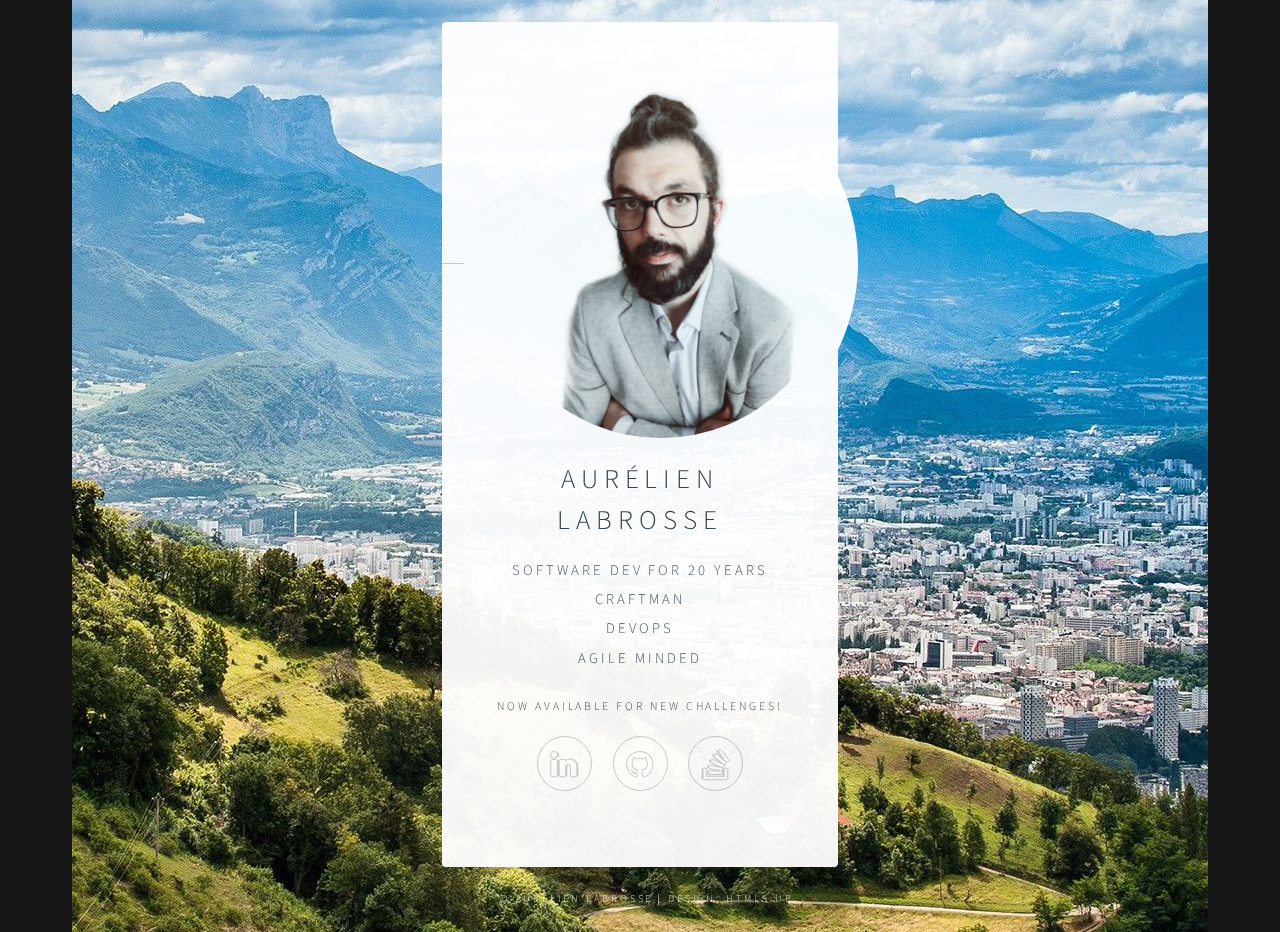
<file: index.html>
<!DOCTYPE HTML>
<!--
	Identity by HTML5 UP
	html5up.net | @ajlkn
	Free for personal and commercial use under the CCA 3.0 license (html5up.net/license)
-->
<html>
	<head>
		<title>Aurelien Labrosse - software craftman</title>
		<meta charset="utf-8" />
		<meta name="viewport" content="width=device-width, initial-scale=1, user-scalable=no" />
		<meta name="title" content="Aurelien Labrosse - professional landing page" />
		<meta name="description" content="Agile minded software craftman with quality in mind" />
		<meta name="keywords" content="aurelien labrosse, craftman, devops, grenoble" />
		<link rel="stylesheet" href="assets/css/main.css" />
		<link rel="canonical" href="https://www.skima.fr" />
		<noscript><link rel="stylesheet" href="assets/css/noscript.css" /></noscript>
	</head>
	<body class="is-preload">

		<!-- Wrapper -->
			<div id="wrapper">

				<!-- Main -->
					<section id="main">
						<header>
							<span class="avatar"><img src="images/avatar.jpg" title="My picture" alt="Aurelien Labrosse" /></span>
							<h1>Aurélien Labrosse</h1>
							<p>Software dev for 20 years <br />craftman <br />devops <br /> Agile minded</p>
              <p style="font-size: 0.8em">Now available for new challenges!<br /></p>
						</header>
						<footer>
							<ul class="icons">
								<li><a href="https://fr.linkedin.com/in/aurelienlabrosse" target="blank" class="icon fa fa-linkedin">
								<span class="label">Linkedin</span></a>
								</li>
								<li><a href="https://github.com/arcadien"                       target="blank" class="icon fa fa-github">
									<span class="label">Github</span></a>
								</li>
								<li><a href="http://stackoverflow.com/users/1152240/arcadien"   target="blank" class="icon fa fa-stack-overflow">
									<span class="label">Stack Overflow</span></a>
								</li>
							</ul>
						</footer>
					</section>

				<!-- Footer -->
					<footer id="footer">
						<ul class="copyright">
							<li>&copy; Aurélien Labrosse</li><li>Design: <a href="http://html5up.net">HTML5 UP</a></li>
						</ul>
					</footer>

			</div>

		<!-- Scripts -->
			<script>
				if ('addEventListener' in window) {
					window.addEventListener('load', function() { document.body.className = document.body.className.replace(/\bis-preload\b/, ''); });
					document.body.className += (navigator.userAgent.match(/(MSIE|rv:11\.0)/) ? ' is-ie' : '');
				}
			</script>

			<div class="contact h-card vcard">
                <span id="al-name" class="p-name fn n">
                    <span class="p-given-name given-name">Aurélien</span>
                    <span class="p-family-name family-name">Labrosse</span>
                </span>
                <span><a class="u-email email" href="mailto:aurelien@skima.fr">Aurélien Labrosse email address</a></span>
                <span class="p-org org">
                        <a href="#pollen-metrology" class="include" title="Pollen Metrology"><span class="organization-name">Pollen Metrology</span></a>
                </span>
                <div class="p-adr adr">
                    <span class="p-postal-code postal-code">38000</span>
                    <span class="p-locality locality">Grenoble</span>
                    <span class="p-state state">France</span>
                </div>
            </div>
        

	</body>
</html>
</file>
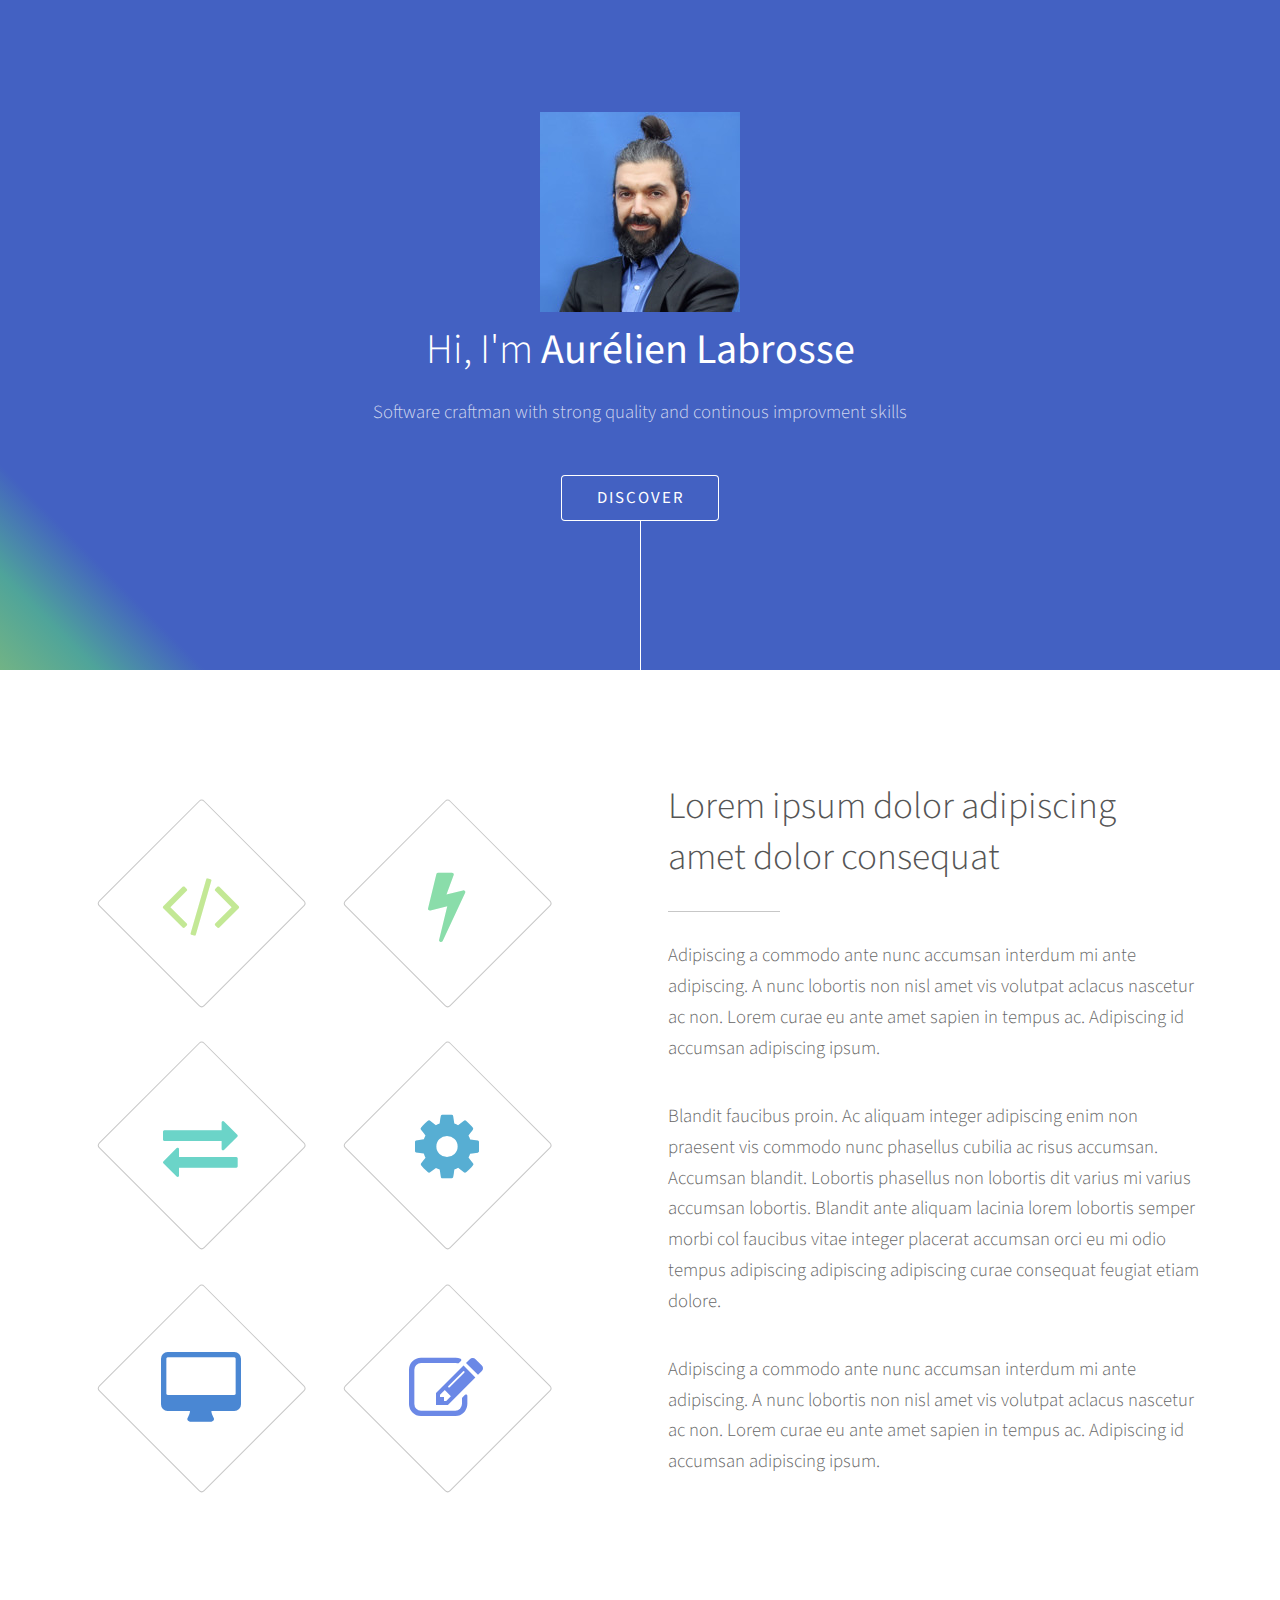
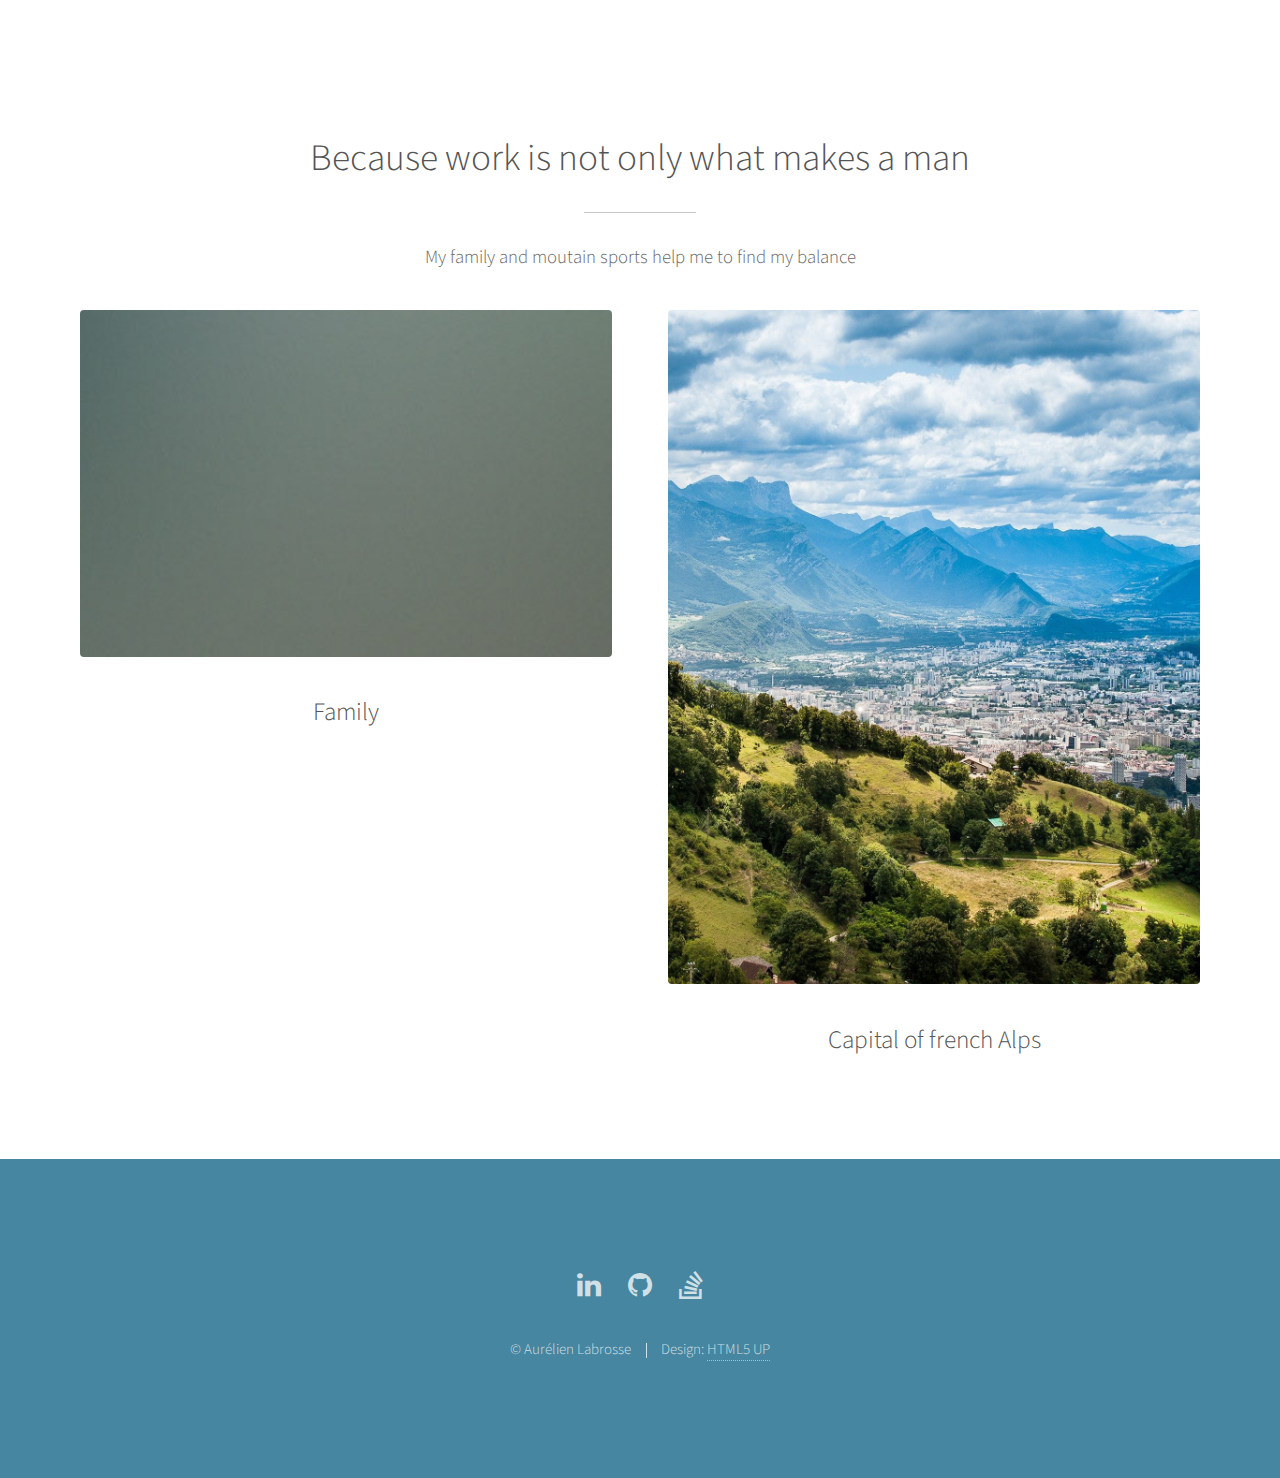
<file: beta/index.html>
<!DOCTYPE HTML>
<!--
	Photon by HTML5 UP
	html5up.net | @ajlkn
	Free for personal and commercial use under the CCA 3.0 license (html5up.net/license)
-->
<html>
	<head>
	   <title>Aurelien Labrosse - software craftman</title>
		<meta charset="utf-8" />
		<meta name="viewport" content="width=device-width, initial-scale=1, user-scalable=no" />
		<meta name="title" content="Aurelien Labrosse - professional landing page" />
		<meta name="description" content="Agile minded software craftman with quality in mind" />
		<meta name="keywords" content="aurelien labrosse, craftman, devops, grenoble" />
		<link rel="stylesheet" href="assets/css/main.css" />
		<link rel="canonical" href="https://www.skima.fr" />
		<noscript><link rel="stylesheet" href="assets/css/noscript.css" /></noscript>
		

	</head>
	<body class="is-preload">

		<!-- Header -->
			<section id="header">
					<span class="avatar"><img src="images/avatar.jpg" title="My picture" alt="Aurelien Labrosse" /></span>
				<div class="inner">
					<h1>Hi, I'm <strong>Aurélien Labrosse</strong></h1>
					<p>Software craftman with strong quality and continous improvment skills<br /></p>
					<ul class="actions special">
						<li><a href="#one" class="button scrolly">Discover</a></li>
					</ul>
				</div>
			</section>

		<!-- One 
			<section id="one" class="main style1">
				<div class="container">
					<div class="row gtr-150">
						<div class="col-6 col-12-medium">
							<header class="major">
								<h2>20 years of software development <br />
								led me to agile methods, craftman mindset</h2>
							</header>
							<p>I now have a real fascination for automation, continous delivery and TDD.</p>
						</div>
						<div class="col-6 col-12-medium imp-medium">
							<span class="image fit"><img src="images/pic01.jpg" alt="" /></span>
						</div>
					</div>
				</div>
			</section>

		 Two -->
			<section id="one" class="main style1">
				<div class="container">
					<div class="row gtr-150">
						<div class="col-6 col-12-medium">
							<ul class="major-icons">
								<li><span class="icon style1 major fa-code"></span></li>
								<li><span class="icon style2 major fa-bolt"></span></li>
								<li><span class="icon style3 major fa-exchange"></span></li>
								<li><span class="icon style4 major fa-cog"></span></li>
								<li><span class="icon style5 major fa-desktop"></span></li>
								<li><span class="icon style6 major fa-edit"></span></li>
							</ul>
						</div>
						<div class="col-6 col-12-medium">
							<header class="major">
								<h2>Lorem ipsum dolor adipiscing<br />
								amet dolor consequat</h2>
							</header>
							<p>Adipiscing a commodo ante nunc accumsan interdum mi ante adipiscing. A nunc lobortis non nisl amet vis volutpat aclacus nascetur ac non. Lorem curae eu ante amet sapien in tempus ac. Adipiscing id accumsan adipiscing ipsum.</p>
							<p>Blandit faucibus proin. Ac aliquam integer adipiscing enim non praesent vis commodo nunc phasellus cubilia ac risus accumsan. Accumsan blandit. Lobortis phasellus non lobortis dit varius mi varius accumsan lobortis. Blandit ante aliquam lacinia lorem lobortis semper morbi col faucibus vitae integer placerat accumsan orci eu mi odio tempus adipiscing adipiscing adipiscing curae consequat feugiat etiam dolore.</p>
							<p>Adipiscing a commodo ante nunc accumsan interdum mi ante adipiscing. A nunc lobortis non nisl amet vis volutpat aclacus nascetur ac non. Lorem curae eu ante amet sapien in tempus ac. Adipiscing id accumsan adipiscing ipsum.</p>
						</div>
					</div>
				</div>
			</section>

		<!-- Three -->
			<section id="three" class="main style1 special">
				<div class="container">
					<header class="major">
						<h2>Because work is not only what makes a man</h2>
					</header>
					<p>My family and moutain sports help me to find my balance</p>
					<div class="row gtr-150">
						<div class="col-6 col-12-medium">
							<span class="image fit"><img src="images/pic02.jpg" alt="" /></span>
							<h3>Family</h3>
							<!--
							<p>Adipiscing a commodo ante nunc magna lorem et interdum mi ante nunc lobortis non amet vis sed volutpat et nascetur.</p>
							- <ul class="actions special">
								<li><a href="#" class="button">More</a></li>
							</ul> -->
						</div>
						<div class="col-6 col-12-medium">
							<span class="image fit"><img src="images/pic01.jpg" alt="" /></span>
							<h3>Capital of french Alps</h3>
							<!--
							<p>Adipiscing a commodo ante nunc magna lorem et interdum mi ante nunc lobortis non amet vis sed volutpat et nascetur.</p>
							<ul class="actions special">
								<li><a href="#" class="button">More</a></li>
							</ul>
							-->
						</div>
							<!-- 
						<div class="col-4 col-12-medium">
							<span class="image fit"><img src="images/pic04.jpg" alt="" /></span>
							<h3>Magna feugiat lorem</h3>
							<p>Adipiscing a commodo ante nunc magna lorem et interdum mi ante nunc lobortis non amet vis sed volutpat et nascetur.</p>
							<ul class="actions special">
								<li><a href="#" class="button">More</a></li>
							</ul>
						</div>
							-->
					</div>
				</div>
			</section>

		<!-- Footer -->
			<section id="footer">
				<ul class="icons">
								<li><a href="https://fr.linkedin.com/in/aurelienlabrosse" target="blank" class="icon fa fa-linkedin">
								<span class="label">Linkedin</span></a>
								</li>
								<li><a href="https://github.com/arcadien"                       target="blank" class="icon fa fa-github">
									<span class="label">Github</span></a>
								</li>
								<li><a href="http://stackoverflow.com/users/1152240/arcadien"   target="blank" class="icon fa fa-stack-overflow">
									<span class="label">Stack Overflow</span></a>
								</li>
							</ul>
				<ul class="copyright">
					<li>&copy; Aurélien Labrosse</li><li>Design: <a href="http://html5up.net">HTML5 UP</a></li>
				</ul>
			</section>

		<!-- Scripts -->
			<script src="assets/js/jquery.min.js"></script>
			<script src="assets/js/jquery.scrolly.min.js"></script>
			<script src="assets/js/browser.min.js"></script>
			<script src="assets/js/breakpoints.min.js"></script>
			<script src="assets/js/util.js"></script>
			<script src="assets/js/main.js"></script>

	</body>
</html>
</file>
<file: assets/css/noscript.css>
/*
	Identity by HTML5 UP
	html5up.net | @ajlkn
	Free for personal and commercial use under the CCA 3.0 license (html5up.net/license)
*/

/* Basic */

	body:after {
		display: none;
	}

/* Main */

	#main {
		-moz-transform: none !important;
		-webkit-transform: none !important;
		-ms-transform: none !important;
		transform: none !important;
		opacity: 1 !important;
	}
</file>
<file: beta/assets/css/noscript.css>
/*
	Photon by HTML5 UP
	html5up.net | @ajlkn
	Free for personal and commercial use under the CCA 3.0 license (html5up.net/license)
*/

/* Header */

	body.is-preload #header .inner {
		-moz-transform: none;
		-webkit-transform: none;
		-ms-transform: none;
		transform: none;
		opacity: 1;
	}

		body.is-preload #header .inner .actions {
			-moz-transform: none;
			-webkit-transform: none;
			-ms-transform: none;
			transform: none;
			opacity: 1;
		}

	body.is-preload #header:after {
		opacity: 0;
	}
</file>
<file: assets/css/main.css>
@import url(font-awesome.min.css);
@import url("https://fonts.googleapis.com/css?family=Source+Sans+Pro:300");

/*
	Identity by HTML5 UP
	html5up.net | @ajlkn
	Free for personal and commercial use under the CCA 3.0 license (html5up.net/license)
*/

/* Icon (alt) */

	html, body, div, span, applet, object,
	iframe, h1, h2, h3, h4, h5, h6, p, blockquote,
	pre, a, abbr, acronym, address, big, cite,
	code, del, dfn, em, img, ins, kbd, q, s, samp,
	small, strike, strong, sub, sup, tt, var, b,
	u, i, center, dl, dt, dd, ol, ul, li, fieldset,
	form, label, legend, table, caption, tbody,
	tfoot, thead, tr, th, td, article, aside,
	canvas, details, embed, figure, figcaption,
	footer, header, hgroup, menu, nav, output, ruby,
	section, summary, time, mark, audio, video {
		margin: 0;
		padding: 0;
		border: 0;
		font-size: 100%;
		font: inherit;
		vertical-align: baseline;
	}

	article, aside, details, figcaption, figure,
	footer, header, hgroup, menu, nav, section {
		display: block;
	}

	body {
		line-height: 1;
	}

	ol, ul {
		list-style: none;
	}

	blockquote, q {
		quotes: none;
	}

		blockquote:before, blockquote:after, q:before, q:after {
			content: '';
			content: none;
		}

	table {
		border-collapse: collapse;
		border-spacing: 0;
	}

	body {
		-webkit-text-size-adjust: none;
	}

	mark {
		background-color: transparent;
		color: inherit;
	}

	input::-moz-focus-inner {
		border: 0;
		padding: 0;
	}

	input, select, textarea {
		-moz-appearance: none;
		-webkit-appearance: none;
		-ms-appearance: none;
		appearance: none;
	}

/* Basic */

	@media screen and (max-width: 480px) {

		html, body {
			min-width: 320px;
		}

	}

	html {
		box-sizing: border-box;
	}

	*, *:before, *:after {
		box-sizing: inherit;
	}

	body.is-preload *, body.is-preload *:before, body.is-preload *:after {
		-moz-animation: none !important;
		-webkit-animation: none !important;
		-ms-animation: none !important;
		animation: none !important;
		-moz-transition: none !important;
		-webkit-transition: none !important;
		-ms-transition: none !important;
		transition: none !important;
	}

	html {
		height: 100%;
	}

	body {
		height: 100%;
		background-color: #161616; /*ffffff;*/
		/*
		background-image: url("images/overlay.png"), -moz-linear-gradient(60deg, rgba(0, 165, 150, 0.5) 5%, rgba(0, 228, 255, 0.35)), url("../../images/bg.jpg");
		background-image: url("images/overlay.png"), -webkit-linear-gradient(60deg, rgba(0, 165, 150, 0.5) 5%, rgba(0, 228, 255, 0.35)), url("../../images/bg.jpg");
		background-image: url("images/overlay.png"), -ms-linear-gradient(60deg, rgba(0, 165, 150, 0.5) 5%, rgba(0, 228, 255, 0.35)), url("../../images/bg.jpg");
		background-image: url("images/overlay.png"), linear-gradient(60deg, rgba(0, 165, 150, 0.5) 5%, rgba(0, 228, 255, 0.35)), url("../../images/bg.jpg");
		background-size: 500px 500px, cover,				cover; 
		*/
		background-image: url("../../images/bg.jpg");
		background-repeat:     no-repeat,	no-repeat;
		background-position:   center,		center center, bottom center;
		background-attachment: fixed,		fixed,		   fixed;
	}

		body:after {
			content: '';
			display: block;
			position: fixed;
			top: 0;
			left: 0;
			width: 100%;
			height: inherit;
			opacity: 0;
			z-index: 1;
			background-color: #ffffff;
			background-image: url("images/overlay.png"), -moz-linear-gradient(60deg, rgba(255, 165, 150, 0.5) 5%, rgba(0, 228, 255, 0.35));
			background-image: url("images/overlay.png"), -webkit-linear-gradient(60deg, rgba(255, 165, 150, 0.5) 5%, rgba(0, 228, 255, 0.35));
			background-image: url("images/overlay.png"), -ms-linear-gradient(60deg, rgba(255, 165, 150, 0.5) 5%, rgba(0, 228, 255, 0.35));
			background-image: url("images/overlay.png"), linear-gradient(60deg, rgba(255, 165, 150, 0.5) 5%, rgba(0, 228, 255, 0.35));
			background-repeat: repeat,			no-repeat;
			background-size: 100px 100px, cover;
			background-position: top left,		center center;
			-moz-transition: opacity 1.75s ease-out;
			-webkit-transition: opacity 1.75s ease-out;
			-ms-transition: opacity 1.75s ease-out;
			transition: opacity 1.75s ease-out;
		}

		body.is-preload:after {
			opacity: 1;
		}

/* Type */

	body, input, select, textarea {
		color: #414f57;
		font-family: "Source Sans Pro", Helvetica, sans-serif;
		font-size: 14pt;
		font-weight: 300;
		line-height: 2;
		letter-spacing: 0.2em;
		text-transform: uppercase;
	}

		@media screen and (max-width: 1680px) {

			body, input, select, textarea {
				font-size: 11pt;
			}

		}

		@media screen and (max-width: 480px) {

			body, input, select, textarea {
				font-size: 10pt;
				line-height: 1.75;
			}

		}

	a {
		-moz-transition: color 0.2s ease, border-color 0.2s ease;
		-webkit-transition: color 0.2s ease, border-color 0.2s ease;
		-ms-transition: color 0.2s ease, border-color 0.2s ease;
		transition: color 0.2s ease, border-color 0.2s ease;
		color: inherit;
		text-decoration: none;
	}

		a:before {
			-moz-transition: color 0.2s ease, text-shadow 0.2s ease;
			-webkit-transition: color 0.2s ease, text-shadow 0.2s ease;
			-ms-transition: color 0.2s ease, text-shadow 0.2s ease;
			transition: color 0.2s ease, text-shadow 0.2s ease;
		}

		a:hover {
			color: #008ad7;
		}

	strong, b {
		color: #313f47;
	}

	em, i {
		font-style: italic;
	}

	p {
		margin: 0 0 1.5em 0;
	}

	h1, h2, h3, h4, h5, h6 {
		color: #313f47;
		line-height: 1.5;
		margin: 0 0 0.75em 0;
	}

		h1 a, h2 a, h3 a, h4 a, h5 a, h6 a {
			color: inherit;
			text-decoration: none;
		}

	h1 {
		font-size: 1.85em;
		letter-spacing: 0.22em;
		margin: 0 0 0.525em 0;
	}

	h2 {
		font-size: 1.25em;
	}

	h3 {
		font-size: 1em;
	}

	h4 {
		font-size: 1em;
	}

	h5 {
		font-size: 1em;
	}

	h6 {
		font-size: 1em;
	}

	@media screen and (max-width: 480px) {

		h1 {
			font-size: 1.65em;
		}

	}

	sub {
		font-size: 0.8em;
		position: relative;
		top: 0.5em;
	}

	sup {
		font-size: 0.8em;
		position: relative;
		top: -0.5em;
	}

	hr {
		border: 0;
		border-bottom: solid 1px #c8cccf;
		margin: 3em 0;
	}

/* Form */

	form {
		margin: 0 0 1.5em 0;
	}

		form > :last-child {
			margin-bottom: 0;
		}

		form > .fields {
			display: -moz-flex;
			display: -webkit-flex;
			display: -ms-flex;
			display: flex;
			-moz-flex-wrap: wrap;
			-webkit-flex-wrap: wrap;
			-ms-flex-wrap: wrap;
			flex-wrap: wrap;
			width: calc(100% + 2.25em);
			margin: -1.125em 0 1.5em -1.125em;
		}

			form > .fields > .field {
				-moz-flex-grow: 0;
				-webkit-flex-grow: 0;
				-ms-flex-grow: 0;
				flex-grow: 0;
				-moz-flex-shrink: 0;
				-webkit-flex-shrink: 0;
				-ms-flex-shrink: 0;
				flex-shrink: 0;
				padding: 1.125em 0 0 1.125em;
				width: calc(100% - 1.125em);
			}

				form > .fields > .field.half {
					width: calc(50% - 0.5625em);
				}

				form > .fields > .field.third {
					width: calc(100%/3 - 0.375em);
				}

				form > .fields > .field.quarter {
					width: calc(25% - 0.28125em);
				}

		@media screen and (max-width: 480px) {

			form > .fields {
				width: calc(100% + 2.25em);
				margin: -1.125em 0 1.5em -1.125em;
			}

				form > .fields > .field {
					padding: 1.125em 0 0 1.125em;
					width: calc(100% - 1.125em);
				}

					form > .fields > .field.half {
						width: calc(100% - 1.125em);
					}

					form > .fields > .field.third {
						width: calc(100% - 1.125em);
					}

					form > .fields > .field.quarter {
						width: calc(100% - 1.125em);
					}

		}

	label {
		color: #313f47;
		display: block;
		font-size: 0.9em;
		margin: 0 0 0.75em 0;
	}

	input[type="text"],
	input[type="password"],
	input[type="email"],
	input[type="tel"],
	select,
	textarea {
		-moz-appearance: none;
		-webkit-appearance: none;
		-ms-appearance: none;
		appearance: none;
		border-radius: 4px;
		border: solid 1px #c8cccf;
		color: inherit;
		display: block;
		outline: 0;
		padding: 0 1em;
		text-decoration: none;
		width: 100%;
	}

		input[type="text"]:invalid,
		input[type="password"]:invalid,
		input[type="email"]:invalid,
		input[type="tel"]:invalid,
		select:invalid,
		textarea:invalid {
			box-shadow: none;
		}

		input[type="text"]:focus,
		input[type="password"]:focus,
		input[type="email"]:focus,
		input[type="tel"]:focus,
		select:focus,
		textarea:focus {
			border-color: #008ad7;
		}

	select {
		background-image: url("data:image/svg+xml;charset=utf8,%3Csvg xmlns='http://www.w3.org/2000/svg' width='40' height='40' preserveAspectRatio='none' viewBox='0 0 40 40'%3E%3Cpath d='M9.4,12.3l10.4,10.4l10.4-10.4c0.2-0.2,0.5-0.4,0.9-0.4c0.3,0,0.6,0.1,0.9,0.4l3.3,3.3c0.2,0.2,0.4,0.5,0.4,0.9 c0,0.4-0.1,0.6-0.4,0.9L20.7,31.9c-0.2,0.2-0.5,0.4-0.9,0.4c-0.3,0-0.6-0.1-0.9-0.4L4.3,17.3c-0.2-0.2-0.4-0.5-0.4-0.9 c0-0.4,0.1-0.6,0.4-0.9l3.3-3.3c0.2-0.2,0.5-0.4,0.9-0.4S9.1,12.1,9.4,12.3z' fill='%23c8cccf' /%3E%3C/svg%3E");
		background-size: 1.25rem;
		background-repeat: no-repeat;
		background-position: calc(100% - 1rem) center;
		height: 2.75em;
		padding-right: 2.75em;
		text-overflow: ellipsis;
	}

		select option {
			color: #313f47;
			background: #ffffff;
		}

		select:focus::-ms-value {
			background-color: transparent;
		}

		select::-ms-expand {
			display: none;
		}

	input[type="text"],
	input[type="password"],
	input[type="email"],
	select {
		height: 2.75em;
	}

	textarea {
		padding: 0.75em 1em;
	}

	input[type="checkbox"],
	input[type="radio"] {
		-moz-appearance: none;
		-webkit-appearance: none;
		-ms-appearance: none;
		appearance: none;
		display: block;
		float: left;
		margin-right: -2em;
		opacity: 0;
		width: 1em;
		z-index: -1;
	}

		input[type="checkbox"] + label,
		input[type="radio"] + label {
			text-decoration: none;
			color: #414f57;
			cursor: pointer;
			display: inline-block;
			font-size: 1em;
			font-weight: 300;
			padding-left: 2.4em;
			padding-right: 0.75em;
			position: relative;
		}

			input[type="checkbox"] + label:before,
			input[type="radio"] + label:before {
				-moz-osx-font-smoothing: grayscale;
				-webkit-font-smoothing: antialiased;
				font-family: FontAwesome;
				font-style: normal;
				font-weight: normal;
				text-transform: none !important;
			}

			input[type="checkbox"] + label:before,
			input[type="radio"] + label:before {
				border-radius: 4px;
				border: solid 1px #c8cccf;
				content: '';
				display: inline-block;
				height: 1.65em;
				left: 0;
				line-height: 1.58125em;
				position: absolute;
				text-align: center;
				top: 0.15em;
				width: 1.65em;
			}

		input[type="checkbox"]:checked + label:before,
		input[type="radio"]:checked + label:before {
			color: #008ad7;
			content: '\f00c';
		}

		input[type="checkbox"]:focus + label:before,
		input[type="radio"]:focus + label:before {
			border-color: #008ad7;
		}

	input[type="checkbox"] + label:before {
		border-radius: 4px;
	}

	input[type="radio"] + label:before {
		border-radius: 100%;
	}

	::-webkit-input-placeholder {
		color: #616f77 !important;
		opacity: 1.0;
	}

	:-moz-placeholder {
		color: #616f77 !important;
		opacity: 1.0;
	}

	::-moz-placeholder {
		color: #616f77 !important;
		opacity: 1.0;
	}

	:-ms-input-placeholder {
		color: #616f77 !important;
		opacity: 1.0;
	}

/* Icon */

	.icon {
		text-decoration: none;
		position: relative;
		border-bottom: none;
	}

		.icon:before {
			-moz-osx-font-smoothing: grayscale;
			-webkit-font-smoothing: antialiased;
			font-family: FontAwesome;
			font-style: normal;
			font-weight: normal;
			text-transform: none !important;
		}

		.icon > .label {
			display: none;
		}

/* List */

	ol {
		list-style: decimal;
		margin: 0 0 1.5em 0;
		padding-left: 1.25em;
	}

		ol li {
			padding-left: 0.25em;
		}

	ul {
		list-style: disc;
		margin: 0 0 1.5em 0;
		padding-left: 1em;
	}

		ul li {
			padding-left: 0.5em;
		}

		ul.alt {
			list-style: none;
			padding-left: 0;
		}

			ul.alt li {
				border-top: solid 1px #c8cccf;
				padding: 0.5em 0;
			}

				ul.alt li:first-child {
					border-top: 0;
					padding-top: 0;
				}

	dl {
		margin: 0 0 1.5em 0;
	}

		dl dt {
			display: block;
			margin: 0 0 0.75em 0;
		}

		dl dd {
			margin-left: 1.5em;
		}

/* Actions */

	ul.actions {
		display: -moz-flex;
		display: -webkit-flex;
		display: -ms-flex;
		display: flex;
		cursor: default;
		list-style: none;
		margin-left: -0.75em;
		padding-left: 0;
	}

		ul.actions li {
			padding: 0 0 0 0.75em;
			vertical-align: middle;
		}

		ul.actions.special {
			-moz-justify-content: center;
			-webkit-justify-content: center;
			-ms-justify-content: center;
			justify-content: center;
			width: 100%;
			margin-left: 0;
		}

			ul.actions.special li:first-child {
				padding-left: 0;
			}

		ul.actions.stacked {
			-moz-flex-direction: column;
			-webkit-flex-direction: column;
			-ms-flex-direction: column;
			flex-direction: column;
			margin-left: 0;
		}

			ul.actions.stacked li {
				padding: 0.975em 0 0 0;
			}

				ul.actions.stacked li:first-child {
					padding-top: 0;
				}

		ul.actions.fit {
			width: calc(100% + 0.75em);
		}

			ul.actions.fit li {
				-moz-flex-grow: 1;
				-webkit-flex-grow: 1;
				-ms-flex-grow: 1;
				flex-grow: 1;
				-moz-flex-shrink: 1;
				-webkit-flex-shrink: 1;
				-ms-flex-shrink: 1;
				flex-shrink: 1;
				width: 100%;
			}

				ul.actions.fit li > * {
					width: 100%;
				}

			ul.actions.fit.stacked {
				width: 100%;
			}

		@media screen and (max-width: 480px) {

			ul.actions:not(.fixed) {
				-moz-flex-direction: column;
				-webkit-flex-direction: column;
				-ms-flex-direction: column;
				flex-direction: column;
				margin-left: 0;
				width: 100% !important;
			}

				ul.actions:not(.fixed) li {
					-moz-flex-grow: 1;
					-webkit-flex-grow: 1;
					-ms-flex-grow: 1;
					flex-grow: 1;
					-moz-flex-shrink: 1;
					-webkit-flex-shrink: 1;
					-ms-flex-shrink: 1;
					flex-shrink: 1;
					padding: 0.75em 0 0 0;
					text-align: center;
					width: 100%;
				}

					ul.actions:not(.fixed) li > * {
						width: 100%;
					}

					ul.actions:not(.fixed) li:first-child {
						padding-top: 0;
					}

					ul.actions:not(.fixed) li input[type="submit"],
					ul.actions:not(.fixed) li input[type="reset"],
					ul.actions:not(.fixed) li input[type="button"],
					ul.actions:not(.fixed) li button,
					ul.actions:not(.fixed) li .button {
						width: 100%;
					}

						ul.actions:not(.fixed) li input[type="submit"].icon:before,
						ul.actions:not(.fixed) li input[type="reset"].icon:before,
						ul.actions:not(.fixed) li input[type="button"].icon:before,
						ul.actions:not(.fixed) li button.icon:before,
						ul.actions:not(.fixed) li .button.icon:before {
							margin-left: -0.5rem;
						}

		}

/* Icons */

	ul.icons {
		cursor: default;
		list-style: none;
		padding-left: 0;
		margin-top: -0.675em;
	}

		ul.icons li {
			display: inline-block;
			padding: 0.675em 0.5em;
		}

			ul.icons li a {
				text-decoration: none;
				position: relative;
				display: block;
				width: 3.75em;
				height: 3.75em;
				border-radius: 100%;
				border: solid 1px #c8cccf;
				line-height: 3.75em;
				overflow: hidden;
				text-align: center;
				text-indent: 3.75em;
				white-space: nowrap;
			}

				ul.icons li a:before {
					-moz-osx-font-smoothing: grayscale;
					-webkit-font-smoothing: antialiased;
					font-family: FontAwesome;
					font-style: normal;
					font-weight: normal;
					text-transform: none !important;
				}

				ul.icons li a:before {
					color: #ffffff;
					text-shadow: 1.25px 0px 0px #c8cccf, -1.25px 0px 0px #c8cccf, 0px 1.25px 0px #c8cccf, 0px -1.25px 0px #c8cccf;
				}

				ul.icons li a:hover:before {
					text-shadow: 1.25px 0px 0px #008ad7, -1.25px 0px 0px #008ad7, 0px 1.25px 0px #008ad7, 0px -1.25px 0px #008ad7;
				}

				ul.icons li a:before {
					position: absolute;
					top: 0;
					left: 0;
					width: inherit;
					height: inherit;
					font-size: 1.85rem;
					line-height: inherit;
					text-align: center;
					text-indent: 0;
				}

				ul.icons li a:hover {
					border-color: #008ad7;
				}

		@media screen and (max-width: 480px) {

			ul.icons li a:before {
				font-size: 1.5rem;
			}

		}

/* Button */

	input[type="submit"],
	input[type="reset"],
	input[type="button"],
	button,
	.button {
		-moz-appearance: none;
		-webkit-appearance: none;
		-ms-appearance: none;
		appearance: none;
		-moz-transition: background-color 0.2s ease-in-out, border-color 0.2s ease-in-out, color 0.2s ease-in-out;
		-webkit-transition: background-color 0.2s ease-in-out, border-color 0.2s ease-in-out, color 0.2s ease-in-out;
		-ms-transition: background-color 0.2s ease-in-out, border-color 0.2s ease-in-out, color 0.2s ease-in-out;
		transition: background-color 0.2s ease-in-out, border-color 0.2s ease-in-out, color 0.2s ease-in-out;
		display: inline-block;
		height: 2.75em;
		line-height: 2.75em;
		padding: 0 1.5em;
		background-color: transparent;
		border-radius: 4px;
		border: solid 1px #c8cccf;
		color: #414f57 !important;
		cursor: pointer;
		text-align: center;
		text-decoration: none;
		white-space: nowrap;
	}

		input[type="submit"]:hover,
		input[type="reset"]:hover,
		input[type="button"]:hover,
		button:hover,
		.button:hover {
			border-color: #008ad7;
			color: #008ad7 !important;
		}

		input[type="submit"].icon,
		input[type="reset"].icon,
		input[type="button"].icon,
		button.icon,
		.button.icon {
			padding-left: 1.35em;
		}

			input[type="submit"].icon:before,
			input[type="reset"].icon:before,
			input[type="button"].icon:before,
			button.icon:before,
			.button.icon:before {
				margin-right: 0.5em;
			}

		input[type="submit"].fit,
		input[type="reset"].fit,
		input[type="button"].fit,
		button.fit,
		.button.fit {
			width: 100%;
		}

		input[type="submit"].small,
		input[type="reset"].small,
		input[type="button"].small,
		button.small,
		.button.small {
			font-size: 0.8em;
		}

		input[type="submit"].large,
		input[type="reset"].large,
		input[type="button"].large,
		button.large,
		.button.large {
			font-size: 1.35em;
		}

		input[type="submit"].disabled, input[type="submit"]:disabled,
		input[type="reset"].disabled,
		input[type="reset"]:disabled,
		input[type="button"].disabled,
		input[type="button"]:disabled,
		button.disabled,
		button:disabled,
		.button.disabled,
		.button:disabled {
			pointer-events: none;
			opacity: 0.5;
		}

/* Main */

	#main {
		-moz-transform-origin: 50% 50%;
		-webkit-transform-origin: 50% 50%;
		-ms-transform-origin: 50% 50%;
		transform-origin: 50% 50%;
		-moz-transform: rotateX(0deg);
		-webkit-transform: rotateX(0deg);
		-ms-transform: rotateX(0deg);
		transform: rotateX(0deg);
		-moz-transition: opacity 1s ease, -moz-transform 1s ease;
		-webkit-transition: opacity 1s ease, -webkit-transform 1s ease;
		-ms-transition: opacity 1s ease, -ms-transform 1s ease;
		transition: opacity 1s ease, transform 1s ease;
		padding: 4.5em 3em 3em 3em ;
		background: #ffffff;
		border-radius: 4px;
		cursor: default;
		max-width: 100%;
		opacity: 0.95;
		position: relative;
		text-align: center;
		width: 27em;
	}

		#main .avatar {
			position: relative;
			display: block;
			margin-bottom: 1.5em;
		}

			#main .avatar img {
				display: block;
				margin: 0 auto;
				height: 350px;
				border-radius: 100%;
				box-shadow: 0 0 0 1.5em #ffffff;
			}

			#main .avatar:before {
				content: '';
				display: block;
				position: absolute;
				top: 50%;
				left: -3em;
				width: calc(100% + 6em);
				height: 1px;
				z-index: -1;
				background: #c8cccf;
			}

		@media screen and (max-width: 480px) {

			#main {
				padding: 4em 2em 2.5em 2em ;
				width: 100%;
			}

				#main .avatar:before {
					left: -2em;
					width: calc(100% + 4em);
				}

		}

		body.is-preload #main {
			-moz-transform: rotateX(15deg);
			-webkit-transform: rotateX(15deg);
			-ms-transform: rotateX(15deg);
			transform: rotateX(15deg);
			opacity: 0;
		}

/* Footer */

	#footer {
		-moz-align-self: -moz-flex-end;
		-webkit-align-self: -webkit-flex-end;
		-ms-align-self: -ms-flex-end;
		align-self: flex-end;
		width: 100%;
		padding: 1.5em 0 0 0;
		color: rgba(255, 255, 255, 0.75);
		cursor: default;
		text-align: center;
	}

		#footer .copyright {
			margin: 0;
			padding: 0;
			font-size: 0.7em;
			list-style: none;
		}

			#footer .copyright li {
				display: inline-block;
				margin: 0 0 0 0.45em;
				padding: 0 0 0 0.85em;
				border-left: solid 1px rgba(255, 255, 255, 0.5);
				line-height: 1;
			}

				#footer .copyright li:first-child {
					border-left: 0;
				}

/* Wrapper */

	#wrapper {
		display: -moz-flex;
		display: -webkit-flex;
		display: -ms-flex;
		display: flex;
		-moz-align-items: center;
		-webkit-align-items: center;
		-ms-align-items: center;
		align-items: center;
		-moz-justify-content: space-between;
		-webkit-justify-content: space-between;
		-ms-justify-content: space-between;
		justify-content: space-between;
		-moz-flex-direction: column;
		-webkit-flex-direction: column;
		-ms-flex-direction: column;
		flex-direction: column;
		-moz-perspective: 1000px;
		-webkit-perspective: 1000px;
		-ms-perspective: 1000px;
		perspective: 1000px;
		position: relative;
		min-height: 100%;
		padding: 1.5em;
		z-index: 2;
	}

		#wrapper > * {
			z-index: 1;
		}

		#wrapper:before {
			content: '';
			display: block;
		}

		@media screen and (max-width: 360px) {

			#wrapper {
				padding: 0.75em;
			}

		}

		body.is-ie #wrapper {
			height: 100%;
		}

/* microformats vcards are not displayed. If just hidden, they are not 'seen' by parsers */
.hcard, .vcard {
    display: none;
    height: 0px;
    width: 0px;
    float: right;
    z-index: -1;
}
</file>
<file: beta/assets/css/main.css>
@import url("https://fonts.googleapis.com/css?family=Source+Sans+Pro:300,300italic,400,400italic");
@import url(font-awesome.min.css);

/*
	Photon by HTML5 UP
	html5up.net | @ajlkn
	Free for personal and commercial use under the CCA 3.0 license (html5up.net/license)
*/

html, body, div, span, applet, object,
iframe, h1, h2, h3, h4, h5, h6, p, blockquote,
pre, a, abbr, acronym, address, big, cite,
code, del, dfn, em, img, ins, kbd, q, s, samp,
small, strike, strong, sub, sup, tt, var, b,
u, i, center, dl, dt, dd, ol, ul, li, fieldset,
form, label, legend, table, caption, tbody,
tfoot, thead, tr, th, td, article, aside,
canvas, details, embed, figure, figcaption,
footer, header, hgroup, menu, nav, output, ruby,
section, summary, time, mark, audio, video {
	margin: 0;
	padding: 0;
	border: 0;
	font-size: 100%;
	font: inherit;
	vertical-align: baseline;}

article, aside, details, figcaption, figure,
footer, header, hgroup, menu, nav, section {
	display: block;}

body {
	line-height: 1;
}

ol, ul {
	list-style: none;
}

blockquote, q {
	quotes: none;
}

	blockquote:before, blockquote:after, q:before, q:after {
		content: '';
		content: none;
	}

table {
	border-collapse: collapse;
	border-spacing: 0;
}

body {
	-webkit-text-size-adjust: none;
}

mark {
	background-color: transparent;
	color: inherit;
}

input::-moz-focus-inner {
	border: 0;
	padding: 0;
}

input, select, textarea {
	-moz-appearance: none;
	-webkit-appearance: none;
	-ms-appearance: none;
	appearance: none;
}

/* Basic */

	html {
		box-sizing: border-box;
	}

	*, *:before, *:after {
		box-sizing: inherit;
	}

	body {
		background: #fff;
	}

		body.is-preload *, body.is-preload *:before, body.is-preload *:after {
			-moz-animation: none !important;
			-webkit-animation: none !important;
			-ms-animation: none !important;
			animation: none !important;
			-moz-transition: none !important;
			-webkit-transition: none !important;
			-ms-transition: none !important;
			transition: none !important;
		}

	body, input, select, textarea {
		color: #666;
		font-family: "Source Sans Pro", Helvetica, sans-serif;
		font-size: 16pt;
		font-weight: 300;
		line-height: 1.65em;
	}

	a {
		-moz-transition: color 0.2s ease-in-out, border-color 0.2s ease-in-out;
		-webkit-transition: color 0.2s ease-in-out, border-color 0.2s ease-in-out;
		-ms-transition: color 0.2s ease-in-out, border-color 0.2s ease-in-out;
		transition: color 0.2s ease-in-out, border-color 0.2s ease-in-out;
		border-bottom: dotted 1px #666;
		color: inherit;
		text-decoration: none;
	}

		a:hover {
			border-bottom-color: transparent !important;
			color: #6bd4c8;
		}

	strong, b {
		color: #555;
		font-weight: 400;
	}

	em, i {
		font-style: italic;
	}

	p {
		margin: 0 0 2em 0;
	}

	h1, h2, h3, h4, h5, h6 {
		color: #555;
		line-height: 1em;
		margin: 0 0 1em 0;
	}

		h1 a, h2 a, h3 a, h4 a, h5 a, h6 a {
			color: inherit;
			text-decoration: none;
		}

	h1 {
		font-size: 2.25em;
		line-height: 1.35em;
	}

	h2 {
		font-size: 2em;
		line-height: 1.35em;
	}

	h3 {
		font-size: 1.35em;
		line-height: 1.5em;
	}

	h4 {
		font-size: 1.25em;
		line-height: 1.5em;
	}

	h5 {
		font-size: 0.9em;
		line-height: 1.5em;
	}

	h6 {
		font-size: 0.7em;
		line-height: 1.5em;
	}

	sub {
		font-size: 0.8em;
		position: relative;
		top: 0.5em;
	}

	sup {
		font-size: 0.8em;
		position: relative;
		top: -0.5em;
	}

	hr {
		border: 0;
		border-bottom: solid 1px rgba(144, 144, 144, 0.5);
		margin: 2em 0;
	}

		hr.major {
			margin: 3em 0;
		}

	blockquote {
		border-left: solid 4px rgba(144, 144, 144, 0.5);
		font-style: italic;
		margin: 0 0 2em 0;
		padding: 0.5em 0 0.5em 2em;
	}

	code {
		background: rgba(144, 144, 144, 0.075);
		border-radius: 4px;
		border: solid 1px rgba(144, 144, 144, 0.5);
		font-family: "Courier New", monospace;
		font-size: 0.9em;
		margin: 0 0.25em;
		padding: 0.25em 0.65em;
	}

	pre {
		-webkit-overflow-scrolling: touch;
		font-family: "Courier New", monospace;
		font-size: 0.9em;
		margin: 0 0 2em 0;
	}

		pre code {
			display: block;
			line-height: 1.75em;
			padding: 1em 1.5em;
			overflow-x: auto;
		}

	.align-left {
		text-align: left;
	}

	.align-center {
		text-align: center;
	}

	.align-right {
		text-align: right;
	}

    #main .avatar {
			position: relative;
			display: block;
			margin-bottom: 1.5em;
		}

			#main .avatar img {
				display: block;
				margin: 0 auto;
				border-radius: 100%;
				box-shadow: 0 0 0 1.5em #ffffff;
			}

			#main .avatar:before {
				content: '';
				display: block;
				position: absolute;
				top: 50%;
				left: -3em;
				width: calc(100% + 6em);
				height: 1px;
				z-index: -1;
				background: #c8cccf;
			}

		@media screen and (max-width: 480px) {

			#main {
				padding: 4em 2em 2.5em 2em ;
				width: 100%;
			}

				#main .avatar:before {
					left: -2em;
					width: calc(100% + 4em);
				}

		}


/* Container */

	.container {
		margin: 0 auto;
		max-width: calc(100% - 4em);
		width: 60em;
	}

		.container.xsmall {
			width: 15em;
		}

		.container.small {
			width: 30em;
		}

		.container.medium {
			width: 45em;
		}

		.container.large {
			width: 75em;
		}

		.container.xlarge {
			width: 90em;
		}

		.container.max {
			width: 100%;
		}

		@media screen and (max-width: 980px) {

			.container {
				max-width: 100% !important;
				width: 100% !important;
			}

		}

		@media screen and (max-width: 480px) {

			.container {
				max-width: calc(100% - 3em);
			}

		}

/* Row */

	.row {
		display: flex;
		flex-wrap: wrap;
		box-sizing: border-box;
		align-items: stretch;
	}

		.row > * {
			box-sizing: border-box;
		}

		.row.gtr-uniform > * > :last-child {
			margin-bottom: 0;
		}

		.row.aln-left {
			justify-content: flex-start;
		}

		.row.aln-center {
			justify-content: center;
		}

		.row.aln-right {
			justify-content: flex-end;
		}

		.row.aln-top {
			align-items: flex-start;
		}

		.row.aln-middle {
			align-items: center;
		}

		.row.aln-bottom {
			align-items: flex-end;
		}

		.row > .imp {
			order: -1;
		}

		.row > .col-1 {
			width: 8.3333333333%;
		}

		.row > .off-1 {
			margin-left: 8.3333333333%;
		}

		.row > .col-2 {
			width: 16.6666666667%;
		}

		.row > .off-2 {
			margin-left: 16.6666666667%;
		}

		.row > .col-3 {
			width: 25%;
		}

		.row > .off-3 {
			margin-left: 25%;
		}

		.row > .col-4 {
			width: 33.3333333333%;
		}

		.row > .off-4 {
			margin-left: 33.3333333333%;
		}

		.row > .col-5 {
			width: 41.6666666667%;
		}

		.row > .off-5 {
			margin-left: 41.6666666667%;
		}

		.row > .col-6 {
			width: 50%;
		}

		.row > .off-6 {
			margin-left: 50%;
		}

		.row > .col-7 {
			width: 58.3333333333%;
		}

		.row > .off-7 {
			margin-left: 58.3333333333%;
		}

		.row > .col-8 {
			width: 66.6666666667%;
		}

		.row > .off-8 {
			margin-left: 66.6666666667%;
		}

		.row > .col-9 {
			width: 75%;
		}

		.row > .off-9 {
			margin-left: 75%;
		}

		.row > .col-10 {
			width: 83.3333333333%;
		}

		.row > .off-10 {
			margin-left: 83.3333333333%;
		}

		.row > .col-11 {
			width: 91.6666666667%;
		}

		.row > .off-11 {
			margin-left: 91.6666666667%;
		}

		.row > .col-12 {
			width: 100%;
		}

		.row > .off-12 {
			margin-left: 100%;
		}

		.row.gtr-0 {
			margin-top: 0;
			margin-left: 0em;
		}

			.row.gtr-0 > * {
				padding: 0 0 0 0em;
			}

			.row.gtr-0.gtr-uniform {
				margin-top: 0em;
			}

				.row.gtr-0.gtr-uniform > * {
					padding-top: 0em;
				}

		.row.gtr-25 {
			margin-top: 0;
			margin-left: -0.5em;
		}

			.row.gtr-25 > * {
				padding: 0 0 0 0.5em;
			}

			.row.gtr-25.gtr-uniform {
				margin-top: -0.5em;
			}

				.row.gtr-25.gtr-uniform > * {
					padding-top: 0.5em;
				}

		.row.gtr-50 {
			margin-top: 0;
			margin-left: -1em;
		}

			.row.gtr-50 > * {
				padding: 0 0 0 1em;
			}

			.row.gtr-50.gtr-uniform {
				margin-top: -1em;
			}

				.row.gtr-50.gtr-uniform > * {
					padding-top: 1em;
				}

		.row {
			margin-top: 0;
			margin-left: -2em;
		}

			.row > * {
				padding: 0 0 0 2em;
			}

			.row.gtr-uniform {
				margin-top: -2em;
			}

				.row.gtr-uniform > * {
					padding-top: 2em;
				}

		.row.gtr-150 {
			margin-top: 0;
			margin-left: -3em;
		}

			.row.gtr-150 > * {
				padding: 0 0 0 3em;
			}

			.row.gtr-150.gtr-uniform {
				margin-top: -3em;
			}

				.row.gtr-150.gtr-uniform > * {
					padding-top: 3em;
				}

		.row.gtr-200 {
			margin-top: 0;
			margin-left: -4em;
		}

			.row.gtr-200 > * {
				padding: 0 0 0 4em;
			}

			.row.gtr-200.gtr-uniform {
				margin-top: -4em;
			}

				.row.gtr-200.gtr-uniform > * {
					padding-top: 4em;
				}

		@media screen and (max-width: 1680px) {

			.row {
				display: flex;
				flex-wrap: wrap;
				box-sizing: border-box;
				align-items: stretch;
			}

				.row > * {
					box-sizing: border-box;
				}

				.row.gtr-uniform > * > :last-child {
					margin-bottom: 0;
				}

				.row.aln-left {
					justify-content: flex-start;
				}

				.row.aln-center {
					justify-content: center;
				}

				.row.aln-right {
					justify-content: flex-end;
				}

				.row.aln-top {
					align-items: flex-start;
				}

				.row.aln-middle {
					align-items: center;
				}

				.row.aln-bottom {
					align-items: flex-end;
				}

				.row > .imp-xlarge {
					order: -1;
				}

				.row > .col-1-xlarge {
					width: 8.3333333333%;
				}

				.row > .off-1-xlarge {
					margin-left: 8.3333333333%;
				}

				.row > .col-2-xlarge {
					width: 16.6666666667%;
				}

				.row > .off-2-xlarge {
					margin-left: 16.6666666667%;
				}

				.row > .col-3-xlarge {
					width: 25%;
				}

				.row > .off-3-xlarge {
					margin-left: 25%;
				}

				.row > .col-4-xlarge {
					width: 33.3333333333%;
				}

				.row > .off-4-xlarge {
					margin-left: 33.3333333333%;
				}

				.row > .col-5-xlarge {
					width: 41.6666666667%;
				}

				.row > .off-5-xlarge {
					margin-left: 41.6666666667%;
				}

				.row > .col-6-xlarge {
					width: 50%;
				}

				.row > .off-6-xlarge {
					margin-left: 50%;
				}

				.row > .col-7-xlarge {
					width: 58.3333333333%;
				}

				.row > .off-7-xlarge {
					margin-left: 58.3333333333%;
				}

				.row > .col-8-xlarge {
					width: 66.6666666667%;
				}

				.row > .off-8-xlarge {
					margin-left: 66.6666666667%;
				}

				.row > .col-9-xlarge {
					width: 75%;
				}

				.row > .off-9-xlarge {
					margin-left: 75%;
				}

				.row > .col-10-xlarge {
					width: 83.3333333333%;
				}

				.row > .off-10-xlarge {
					margin-left: 83.3333333333%;
				}

				.row > .col-11-xlarge {
					width: 91.6666666667%;
				}

				.row > .off-11-xlarge {
					margin-left: 91.6666666667%;
				}

				.row > .col-12-xlarge {
					width: 100%;
				}

				.row > .off-12-xlarge {
					margin-left: 100%;
				}

				.row.gtr-0 {
					margin-top: 0;
					margin-left: 0em;
				}

					.row.gtr-0 > * {
						padding: 0 0 0 0em;
					}

					.row.gtr-0.gtr-uniform {
						margin-top: 0em;
					}

						.row.gtr-0.gtr-uniform > * {
							padding-top: 0em;
						}

				.row.gtr-25 {
					margin-top: 0;
					margin-left: -0.5em;
				}

					.row.gtr-25 > * {
						padding: 0 0 0 0.5em;
					}

					.row.gtr-25.gtr-uniform {
						margin-top: -0.5em;
					}

						.row.gtr-25.gtr-uniform > * {
							padding-top: 0.5em;
						}

				.row.gtr-50 {
					margin-top: 0;
					margin-left: -1em;
				}

					.row.gtr-50 > * {
						padding: 0 0 0 1em;
					}

					.row.gtr-50.gtr-uniform {
						margin-top: -1em;
					}

						.row.gtr-50.gtr-uniform > * {
							padding-top: 1em;
						}

				.row {
					margin-top: 0;
					margin-left: -2em;
				}

					.row > * {
						padding: 0 0 0 2em;
					}

					.row.gtr-uniform {
						margin-top: -2em;
					}

						.row.gtr-uniform > * {
							padding-top: 2em;
						}

				.row.gtr-150 {
					margin-top: 0;
					margin-left: -3em;
				}

					.row.gtr-150 > * {
						padding: 0 0 0 3em;
					}

					.row.gtr-150.gtr-uniform {
						margin-top: -3em;
					}

						.row.gtr-150.gtr-uniform > * {
							padding-top: 3em;
						}

				.row.gtr-200 {
					margin-top: 0;
					margin-left: -4em;
				}

					.row.gtr-200 > * {
						padding: 0 0 0 4em;
					}

					.row.gtr-200.gtr-uniform {
						margin-top: -4em;
					}

						.row.gtr-200.gtr-uniform > * {
							padding-top: 4em;
						}

		}

		@media screen and (max-width: 1140px) {

			.row {
				display: flex;
				flex-wrap: wrap;
				box-sizing: border-box;
				align-items: stretch;
			}

				.row > * {
					box-sizing: border-box;
				}

				.row.gtr-uniform > * > :last-child {
					margin-bottom: 0;
				}

				.row.aln-left {
					justify-content: flex-start;
				}

				.row.aln-center {
					justify-content: center;
				}

				.row.aln-right {
					justify-content: flex-end;
				}

				.row.aln-top {
					align-items: flex-start;
				}

				.row.aln-middle {
					align-items: center;
				}

				.row.aln-bottom {
					align-items: flex-end;
				}

				.row > .imp-large {
					order: -1;
				}

				.row > .col-1-large {
					width: 8.3333333333%;
				}

				.row > .off-1-large {
					margin-left: 8.3333333333%;
				}

				.row > .col-2-large {
					width: 16.6666666667%;
				}

				.row > .off-2-large {
					margin-left: 16.6666666667%;
				}

				.row > .col-3-large {
					width: 25%;
				}

				.row > .off-3-large {
					margin-left: 25%;
				}

				.row > .col-4-large {
					width: 33.3333333333%;
				}

				.row > .off-4-large {
					margin-left: 33.3333333333%;
				}

				.row > .col-5-large {
					width: 41.6666666667%;
				}

				.row > .off-5-large {
					margin-left: 41.6666666667%;
				}

				.row > .col-6-large {
					width: 50%;
				}

				.row > .off-6-large {
					margin-left: 50%;
				}

				.row > .col-7-large {
					width: 58.3333333333%;
				}

				.row > .off-7-large {
					margin-left: 58.3333333333%;
				}

				.row > .col-8-large {
					width: 66.6666666667%;
				}

				.row > .off-8-large {
					margin-left: 66.6666666667%;
				}

				.row > .col-9-large {
					width: 75%;
				}

				.row > .off-9-large {
					margin-left: 75%;
				}

				.row > .col-10-large {
					width: 83.3333333333%;
				}

				.row > .off-10-large {
					margin-left: 83.3333333333%;
				}

				.row > .col-11-large {
					width: 91.6666666667%;
				}

				.row > .off-11-large {
					margin-left: 91.6666666667%;
				}

				.row > .col-12-large {
					width: 100%;
				}

				.row > .off-12-large {
					margin-left: 100%;
				}

				.row.gtr-0 {
					margin-top: 0;
					margin-left: 0em;
				}

					.row.gtr-0 > * {
						padding: 0 0 0 0em;
					}

					.row.gtr-0.gtr-uniform {
						margin-top: 0em;
					}

						.row.gtr-0.gtr-uniform > * {
							padding-top: 0em;
						}

				.row.gtr-25 {
					margin-top: 0;
					margin-left: -0.5em;
				}

					.row.gtr-25 > * {
						padding: 0 0 0 0.5em;
					}

					.row.gtr-25.gtr-uniform {
						margin-top: -0.5em;
					}

						.row.gtr-25.gtr-uniform > * {
							padding-top: 0.5em;
						}

				.row.gtr-50 {
					margin-top: 0;
					margin-left: -1em;
				}

					.row.gtr-50 > * {
						padding: 0 0 0 1em;
					}

					.row.gtr-50.gtr-uniform {
						margin-top: -1em;
					}

						.row.gtr-50.gtr-uniform > * {
							padding-top: 1em;
						}

				.row {
					margin-top: 0;
					margin-left: -2em;
				}

					.row > * {
						padding: 0 0 0 2em;
					}

					.row.gtr-uniform {
						margin-top: -2em;
					}

						.row.gtr-uniform > * {
							padding-top: 2em;
						}

				.row.gtr-150 {
					margin-top: 0;
					margin-left: -3em;
				}

					.row.gtr-150 > * {
						padding: 0 0 0 3em;
					}

					.row.gtr-150.gtr-uniform {
						margin-top: -3em;
					}

						.row.gtr-150.gtr-uniform > * {
							padding-top: 3em;
						}

				.row.gtr-200 {
					margin-top: 0;
					margin-left: -4em;
				}

					.row.gtr-200 > * {
						padding: 0 0 0 4em;
					}

					.row.gtr-200.gtr-uniform {
						margin-top: -4em;
					}

						.row.gtr-200.gtr-uniform > * {
							padding-top: 4em;
						}

		}

		@media screen and (max-width: 980px) {

			.row {
				display: flex;
				flex-wrap: wrap;
				box-sizing: border-box;
				align-items: stretch;
			}

				.row > * {
					box-sizing: border-box;
				}

				.row.gtr-uniform > * > :last-child {
					margin-bottom: 0;
				}

				.row.aln-left {
					justify-content: flex-start;
				}

				.row.aln-center {
					justify-content: center;
				}

				.row.aln-right {
					justify-content: flex-end;
				}

				.row.aln-top {
					align-items: flex-start;
				}

				.row.aln-middle {
					align-items: center;
				}

				.row.aln-bottom {
					align-items: flex-end;
				}

				.row > .imp-medium {
					order: -1;
				}

				.row > .col-1-medium {
					width: 8.3333333333%;
				}

				.row > .off-1-medium {
					margin-left: 8.3333333333%;
				}

				.row > .col-2-medium {
					width: 16.6666666667%;
				}

				.row > .off-2-medium {
					margin-left: 16.6666666667%;
				}

				.row > .col-3-medium {
					width: 25%;
				}

				.row > .off-3-medium {
					margin-left: 25%;
				}

				.row > .col-4-medium {
					width: 33.3333333333%;
				}

				.row > .off-4-medium {
					margin-left: 33.3333333333%;
				}

				.row > .col-5-medium {
					width: 41.6666666667%;
				}

				.row > .off-5-medium {
					margin-left: 41.6666666667%;
				}

				.row > .col-6-medium {
					width: 50%;
				}

				.row > .off-6-medium {
					margin-left: 50%;
				}

				.row > .col-7-medium {
					width: 58.3333333333%;
				}

				.row > .off-7-medium {
					margin-left: 58.3333333333%;
				}

				.row > .col-8-medium {
					width: 66.6666666667%;
				}

				.row > .off-8-medium {
					margin-left: 66.6666666667%;
				}

				.row > .col-9-medium {
					width: 75%;
				}

				.row > .off-9-medium {
					margin-left: 75%;
				}

				.row > .col-10-medium {
					width: 83.3333333333%;
				}

				.row > .off-10-medium {
					margin-left: 83.3333333333%;
				}

				.row > .col-11-medium {
					width: 91.6666666667%;
				}

				.row > .off-11-medium {
					margin-left: 91.6666666667%;
				}

				.row > .col-12-medium {
					width: 100%;
				}

				.row > .off-12-medium {
					margin-left: 100%;
				}

				.row.gtr-0 {
					margin-top: 0;
					margin-left: 0em;
				}

					.row.gtr-0 > * {
						padding: 0 0 0 0em;
					}

					.row.gtr-0.gtr-uniform {
						margin-top: 0em;
					}

						.row.gtr-0.gtr-uniform > * {
							padding-top: 0em;
						}

				.row.gtr-25 {
					margin-top: 0;
					margin-left: -0.5em;
				}

					.row.gtr-25 > * {
						padding: 0 0 0 0.5em;
					}

					.row.gtr-25.gtr-uniform {
						margin-top: -0.5em;
					}

						.row.gtr-25.gtr-uniform > * {
							padding-top: 0.5em;
						}

				.row.gtr-50 {
					margin-top: 0;
					margin-left: -1em;
				}

					.row.gtr-50 > * {
						padding: 0 0 0 1em;
					}

					.row.gtr-50.gtr-uniform {
						margin-top: -1em;
					}

						.row.gtr-50.gtr-uniform > * {
							padding-top: 1em;
						}

				.row {
					margin-top: 0;
					margin-left: -2em;
				}

					.row > * {
						padding: 0 0 0 2em;
					}

					.row.gtr-uniform {
						margin-top: -2em;
					}

						.row.gtr-uniform > * {
							padding-top: 2em;
						}

				.row.gtr-150 {
					margin-top: 0;
					margin-left: -3em;
				}

					.row.gtr-150 > * {
						padding: 0 0 0 3em;
					}

					.row.gtr-150.gtr-uniform {
						margin-top: -3em;
					}

						.row.gtr-150.gtr-uniform > * {
							padding-top: 3em;
						}

				.row.gtr-200 {
					margin-top: 0;
					margin-left: -4em;
				}

					.row.gtr-200 > * {
						padding: 0 0 0 4em;
					}

					.row.gtr-200.gtr-uniform {
						margin-top: -4em;
					}

						.row.gtr-200.gtr-uniform > * {
							padding-top: 4em;
						}

		}

		@media screen and (max-width: 736px) {

			.row {
				display: flex;
				flex-wrap: wrap;
				box-sizing: border-box;
				align-items: stretch;
			}

				.row > * {
					box-sizing: border-box;
				}

				.row.gtr-uniform > * > :last-child {
					margin-bottom: 0;
				}

				.row.aln-left {
					justify-content: flex-start;
				}

				.row.aln-center {
					justify-content: center;
				}

				.row.aln-right {
					justify-content: flex-end;
				}

				.row.aln-top {
					align-items: flex-start;
				}

				.row.aln-middle {
					align-items: center;
				}

				.row.aln-bottom {
					align-items: flex-end;
				}

				.row > .imp-small {
					order: -1;
				}

				.row > .col-1-small {
					width: 8.3333333333%;
				}

				.row > .off-1-small {
					margin-left: 8.3333333333%;
				}

				.row > .col-2-small {
					width: 16.6666666667%;
				}

				.row > .off-2-small {
					margin-left: 16.6666666667%;
				}

				.row > .col-3-small {
					width: 25%;
				}

				.row > .off-3-small {
					margin-left: 25%;
				}

				.row > .col-4-small {
					width: 33.3333333333%;
				}

				.row > .off-4-small {
					margin-left: 33.3333333333%;
				}

				.row > .col-5-small {
					width: 41.6666666667%;
				}

				.row > .off-5-small {
					margin-left: 41.6666666667%;
				}

				.row > .col-6-small {
					width: 50%;
				}

				.row > .off-6-small {
					margin-left: 50%;
				}

				.row > .col-7-small {
					width: 58.3333333333%;
				}

				.row > .off-7-small {
					margin-left: 58.3333333333%;
				}

				.row > .col-8-small {
					width: 66.6666666667%;
				}

				.row > .off-8-small {
					margin-left: 66.6666666667%;
				}

				.row > .col-9-small {
					width: 75%;
				}

				.row > .off-9-small {
					margin-left: 75%;
				}

				.row > .col-10-small {
					width: 83.3333333333%;
				}

				.row > .off-10-small {
					margin-left: 83.3333333333%;
				}

				.row > .col-11-small {
					width: 91.6666666667%;
				}

				.row > .off-11-small {
					margin-left: 91.6666666667%;
				}

				.row > .col-12-small {
					width: 100%;
				}

				.row > .off-12-small {
					margin-left: 100%;
				}

				.row.gtr-0 {
					margin-top: 0;
					margin-left: 0em;
				}

					.row.gtr-0 > * {
						padding: 0 0 0 0em;
					}

					.row.gtr-0.gtr-uniform {
						margin-top: 0em;
					}

						.row.gtr-0.gtr-uniform > * {
							padding-top: 0em;
						}

				.row.gtr-25 {
					margin-top: 0;
					margin-left: -0.5em;
				}

					.row.gtr-25 > * {
						padding: 0 0 0 0.5em;
					}

					.row.gtr-25.gtr-uniform {
						margin-top: -0.5em;
					}

						.row.gtr-25.gtr-uniform > * {
							padding-top: 0.5em;
						}

				.row.gtr-50 {
					margin-top: 0;
					margin-left: -1em;
				}

					.row.gtr-50 > * {
						padding: 0 0 0 1em;
					}

					.row.gtr-50.gtr-uniform {
						margin-top: -1em;
					}

						.row.gtr-50.gtr-uniform > * {
							padding-top: 1em;
						}

				.row {
					margin-top: 0;
					margin-left: -2em;
				}

					.row > * {
						padding: 0 0 0 2em;
					}

					.row.gtr-uniform {
						margin-top: -2em;
					}

						.row.gtr-uniform > * {
							padding-top: 2em;
						}

				.row.gtr-150 {
					margin-top: 0;
					margin-left: -3em;
				}

					.row.gtr-150 > * {
						padding: 0 0 0 3em;
					}

					.row.gtr-150.gtr-uniform {
						margin-top: -3em;
					}

						.row.gtr-150.gtr-uniform > * {
							padding-top: 3em;
						}

				.row.gtr-200 {
					margin-top: 0;
					margin-left: -4em;
				}

					.row.gtr-200 > * {
						padding: 0 0 0 4em;
					}

					.row.gtr-200.gtr-uniform {
						margin-top: -4em;
					}

						.row.gtr-200.gtr-uniform > * {
							padding-top: 4em;
						}

		}

		@media screen and (max-width: 480px) {

			.row {
				display: flex;
				flex-wrap: wrap;
				box-sizing: border-box;
				align-items: stretch;
			}

				.row > * {
					box-sizing: border-box;
				}

				.row.gtr-uniform > * > :last-child {
					margin-bottom: 0;
				}

				.row.aln-left {
					justify-content: flex-start;
				}

				.row.aln-center {
					justify-content: center;
				}

				.row.aln-right {
					justify-content: flex-end;
				}

				.row.aln-top {
					align-items: flex-start;
				}

				.row.aln-middle {
					align-items: center;
				}

				.row.aln-bottom {
					align-items: flex-end;
				}

				.row > .imp-xsmall {
					order: -1;
				}

				.row > .col-1-xsmall {
					width: 8.3333333333%;
				}

				.row > .off-1-xsmall {
					margin-left: 8.3333333333%;
				}

				.row > .col-2-xsmall {
					width: 16.6666666667%;
				}

				.row > .off-2-xsmall {
					margin-left: 16.6666666667%;
				}

				.row > .col-3-xsmall {
					width: 25%;
				}

				.row > .off-3-xsmall {
					margin-left: 25%;
				}

				.row > .col-4-xsmall {
					width: 33.3333333333%;
				}

				.row > .off-4-xsmall {
					margin-left: 33.3333333333%;
				}

				.row > .col-5-xsmall {
					width: 41.6666666667%;
				}

				.row > .off-5-xsmall {
					margin-left: 41.6666666667%;
				}

				.row > .col-6-xsmall {
					width: 50%;
				}

				.row > .off-6-xsmall {
					margin-left: 50%;
				}

				.row > .col-7-xsmall {
					width: 58.3333333333%;
				}

				.row > .off-7-xsmall {
					margin-left: 58.3333333333%;
				}

				.row > .col-8-xsmall {
					width: 66.6666666667%;
				}

				.row > .off-8-xsmall {
					margin-left: 66.6666666667%;
				}

				.row > .col-9-xsmall {
					width: 75%;
				}

				.row > .off-9-xsmall {
					margin-left: 75%;
				}

				.row > .col-10-xsmall {
					width: 83.3333333333%;
				}

				.row > .off-10-xsmall {
					margin-left: 83.3333333333%;
				}

				.row > .col-11-xsmall {
					width: 91.6666666667%;
				}

				.row > .off-11-xsmall {
					margin-left: 91.6666666667%;
				}

				.row > .col-12-xsmall {
					width: 100%;
				}

				.row > .off-12-xsmall {
					margin-left: 100%;
				}

				.row.gtr-0 {
					margin-top: 0;
					margin-left: 0em;
				}

					.row.gtr-0 > * {
						padding: 0 0 0 0em;
					}

					.row.gtr-0.gtr-uniform {
						margin-top: 0em;
					}

						.row.gtr-0.gtr-uniform > * {
							padding-top: 0em;
						}

				.row.gtr-25 {
					margin-top: 0;
					margin-left: -0.5em;
				}

					.row.gtr-25 > * {
						padding: 0 0 0 0.5em;
					}

					.row.gtr-25.gtr-uniform {
						margin-top: -0.5em;
					}

						.row.gtr-25.gtr-uniform > * {
							padding-top: 0.5em;
						}

				.row.gtr-50 {
					margin-top: 0;
					margin-left: -1em;
				}

					.row.gtr-50 > * {
						padding: 0 0 0 1em;
					}

					.row.gtr-50.gtr-uniform {
						margin-top: -1em;
					}

						.row.gtr-50.gtr-uniform > * {
							padding-top: 1em;
						}

				.row {
					margin-top: 0;
					margin-left: -2em;
				}

					.row > * {
						padding: 0 0 0 2em;
					}

					.row.gtr-uniform {
						margin-top: -2em;
					}

						.row.gtr-uniform > * {
							padding-top: 2em;
						}

				.row.gtr-150 {
					margin-top: 0;
					margin-left: -3em;
				}

					.row.gtr-150 > * {
						padding: 0 0 0 3em;
					}

					.row.gtr-150.gtr-uniform {
						margin-top: -3em;
					}

						.row.gtr-150.gtr-uniform > * {
							padding-top: 3em;
						}

				.row.gtr-200 {
					margin-top: 0;
					margin-left: -4em;
				}

					.row.gtr-200 > * {
						padding: 0 0 0 4em;
					}

					.row.gtr-200.gtr-uniform {
						margin-top: -4em;
					}

						.row.gtr-200.gtr-uniform > * {
							padding-top: 4em;
						}

		}

		@media screen and (max-width: 320px) {

			.row {
				display: flex;
				flex-wrap: wrap;
				box-sizing: border-box;
				align-items: stretch;
			}

				.row > * {
					box-sizing: border-box;
				}

				.row.gtr-uniform > * > :last-child {
					margin-bottom: 0;
				}

				.row.aln-left {
					justify-content: flex-start;
				}

				.row.aln-center {
					justify-content: center;
				}

				.row.aln-right {
					justify-content: flex-end;
				}

				.row.aln-top {
					align-items: flex-start;
				}

				.row.aln-middle {
					align-items: center;
				}

				.row.aln-bottom {
					align-items: flex-end;
				}

				.row > .imp-xxsmall {
					order: -1;
				}

				.row > .col-1-xxsmall {
					width: 8.3333333333%;
				}

				.row > .off-1-xxsmall {
					margin-left: 8.3333333333%;
				}

				.row > .col-2-xxsmall {
					width: 16.6666666667%;
				}

				.row > .off-2-xxsmall {
					margin-left: 16.6666666667%;
				}

				.row > .col-3-xxsmall {
					width: 25%;
				}

				.row > .off-3-xxsmall {
					margin-left: 25%;
				}

				.row > .col-4-xxsmall {
					width: 33.3333333333%;
				}

				.row > .off-4-xxsmall {
					margin-left: 33.3333333333%;
				}

				.row > .col-5-xxsmall {
					width: 41.6666666667%;
				}

				.row > .off-5-xxsmall {
					margin-left: 41.6666666667%;
				}

				.row > .col-6-xxsmall {
					width: 50%;
				}

				.row > .off-6-xxsmall {
					margin-left: 50%;
				}

				.row > .col-7-xxsmall {
					width: 58.3333333333%;
				}

				.row > .off-7-xxsmall {
					margin-left: 58.3333333333%;
				}

				.row > .col-8-xxsmall {
					width: 66.6666666667%;
				}

				.row > .off-8-xxsmall {
					margin-left: 66.6666666667%;
				}

				.row > .col-9-xxsmall {
					width: 75%;
				}

				.row > .off-9-xxsmall {
					margin-left: 75%;
				}

				.row > .col-10-xxsmall {
					width: 83.3333333333%;
				}

				.row > .off-10-xxsmall {
					margin-left: 83.3333333333%;
				}

				.row > .col-11-xxsmall {
					width: 91.6666666667%;
				}

				.row > .off-11-xxsmall {
					margin-left: 91.6666666667%;
				}

				.row > .col-12-xxsmall {
					width: 100%;
				}

				.row > .off-12-xxsmall {
					margin-left: 100%;
				}

				.row.gtr-0 {
					margin-top: 0;
					margin-left: 0em;
				}

					.row.gtr-0 > * {
						padding: 0 0 0 0em;
					}

					.row.gtr-0.gtr-uniform {
						margin-top: 0em;
					}

						.row.gtr-0.gtr-uniform > * {
							padding-top: 0em;
						}

				.row.gtr-25 {
					margin-top: 0;
					margin-left: -0.5em;
				}

					.row.gtr-25 > * {
						padding: 0 0 0 0.5em;
					}

					.row.gtr-25.gtr-uniform {
						margin-top: -0.5em;
					}

						.row.gtr-25.gtr-uniform > * {
							padding-top: 0.5em;
						}

				.row.gtr-50 {
					margin-top: 0;
					margin-left: -1em;
				}

					.row.gtr-50 > * {
						padding: 0 0 0 1em;
					}

					.row.gtr-50.gtr-uniform {
						margin-top: -1em;
					}

						.row.gtr-50.gtr-uniform > * {
							padding-top: 1em;
						}

				.row {
					margin-top: 0;
					margin-left: -2em;
				}

					.row > * {
						padding: 0 0 0 2em;
					}

					.row.gtr-uniform {
						margin-top: -2em;
					}

						.row.gtr-uniform > * {
							padding-top: 2em;
						}

				.row.gtr-150 {
					margin-top: 0;
					margin-left: -3em;
				}

					.row.gtr-150 > * {
						padding: 0 0 0 3em;
					}

					.row.gtr-150.gtr-uniform {
						margin-top: -3em;
					}

						.row.gtr-150.gtr-uniform > * {
							padding-top: 3em;
						}

				.row.gtr-200 {
					margin-top: 0;
					margin-left: -4em;
				}

					.row.gtr-200 > * {
						padding: 0 0 0 4em;
					}

					.row.gtr-200.gtr-uniform {
						margin-top: -4em;
					}

						.row.gtr-200.gtr-uniform > * {
							padding-top: 4em;
						}

		}

/* Section/Article */

	section.special, article.special {
		text-align: center;
	}

	header p {
		color: #999;
		margin: 0 0 1.5em 0;
		position: relative;
	}

	header h2 + p {
		font-size: 1.25em;
		line-height: 1.5em;
		margin-top: -1em;
	}

	header h3 + p {
		font-size: 1.1em;
		line-height: 1.5em;
		margin-top: -0.8em;
	}

	header h4 + p,
	header h5 + p,
	header h6 + p {
		font-size: 0.9em;
		line-height: 1.5em;
		margin-top: -0.6em;
	}

	header.major {
		margin: 0 0 1em 0;
	}

		header.major:after {
			background: rgba(144, 144, 144, 0.5);
			content: '';
			display: inline-block;
			height: 1px;
			margin-top: 1.5em;
			width: 6em;
		}

		header.major h2, header.major h3, header.major h4, header.major h5, header.major h6 {
			margin: 0;
		}

		header.major p {
			margin: 0.7em 0 0 0;
		}

	header.special {
		text-align: center;
	}

/* Form */

	form {
		margin: 0 0 2em 0;
	}

	label {
		color: #555;
		display: block;
		font-size: 0.9em;
		font-weight: 400;
		margin: 0 0 1em 0;
	}

	input[type="text"],
	input[type="password"],
	input[type="email"],
	select,
	textarea {
		-moz-appearance: none;
		-webkit-appearance: none;
		-ms-appearance: none;
		appearance: none;
		background: rgba(144, 144, 144, 0.075);
		border-radius: 4px;
		border: none;
		border: solid 1px rgba(144, 144, 144, 0.5);
		color: inherit;
		display: block;
		outline: 0;
		padding: 0 1em;
		text-decoration: none;
		width: 100%;
	}

		input[type="text"]:invalid,
		input[type="password"]:invalid,
		input[type="email"]:invalid,
		select:invalid,
		textarea:invalid {
			box-shadow: none;
		}

		input[type="text"]:focus,
		input[type="password"]:focus,
		input[type="email"]:focus,
		select:focus,
		textarea:focus {
			border-color: #6bd4c8;
		}

	select {
		background-image: url("data:image/svg+xml;charset=utf8,%3Csvg xmlns='http://www.w3.org/2000/svg' width='40' height='40' preserveAspectRatio='none' viewBox='0 0 40 40'%3E%3Cpath d='M9.4,12.3l10.4,10.4l10.4-10.4c0.2-0.2,0.5-0.4,0.9-0.4c0.3,0,0.6,0.1,0.9,0.4l3.3,3.3c0.2,0.2,0.4,0.5,0.4,0.9 c0,0.4-0.1,0.6-0.4,0.9L20.7,31.9c-0.2,0.2-0.5,0.4-0.9,0.4c-0.3,0-0.6-0.1-0.9-0.4L4.3,17.3c-0.2-0.2-0.4-0.5-0.4-0.9 c0-0.4,0.1-0.6,0.4-0.9l3.3-3.3c0.2-0.2,0.5-0.4,0.9-0.4S9.1,12.1,9.4,12.3z' fill='rgba(144, 144, 144, 0.5)' /%3E%3C/svg%3E");
		background-size: 1.25rem;
		background-repeat: no-repeat;
		background-position: calc(100% - 1rem) center;
		height: 2.75em;
		padding-right: 2.75em;
		text-overflow: ellipsis;
	}

		select option {
			color: #555;
			background: #fff;
		}

		select:focus::-ms-value {
			background-color: transparent;
		}

		select::-ms-expand {
			display: none;
		}

	input[type="text"],
	input[type="password"],
	input[type="email"],
	select {
		height: 2.75em;
	}

	textarea {
		padding: 0.75em 1em;
	}

	input[type="checkbox"],
	input[type="radio"] {
		-moz-appearance: none;
		-webkit-appearance: none;
		-ms-appearance: none;
		appearance: none;
		display: block;
		float: left;
		margin-right: -2em;
		opacity: 0;
		width: 1em;
		z-index: -1;
	}

		input[type="checkbox"] + label,
		input[type="radio"] + label {
			text-decoration: none;
			color: #666;
			cursor: pointer;
			display: inline-block;
			font-size: 1em;
			font-weight: 300;
			padding-left: 2.4em;
			padding-right: 0.75em;
			position: relative;
		}

			input[type="checkbox"] + label:before,
			input[type="radio"] + label:before {
				-moz-osx-font-smoothing: grayscale;
				-webkit-font-smoothing: antialiased;
				font-family: FontAwesome;
				font-style: normal;
				font-weight: normal;
				text-transform: none !important;
			}

			input[type="checkbox"] + label:before,
			input[type="radio"] + label:before {
				background: rgba(144, 144, 144, 0.075);
				border-radius: 4px;
				border: solid 1px rgba(144, 144, 144, 0.5);
				content: '';
				display: inline-block;
				height: 1.65em;
				left: 0;
				line-height: 1.58125em;
				position: absolute;
				text-align: center;
				top: 0;
				width: 1.65em;
			}

		input[type="checkbox"]:checked + label:before,
		input[type="radio"]:checked + label:before {
			background: #666666;
			border-color: #666666;
			color: #ffffff;
			content: '\f00c';
		}

		input[type="checkbox"]:focus + label:before,
		input[type="radio"]:focus + label:before {
			border-color: #6bd4c8;
		}

	input[type="checkbox"] + label:before {
		border-radius: 4px;
	}

	input[type="radio"] + label:before {
		border-radius: 100%;
	}

	::-webkit-input-placeholder {
		color: #999 !important;
		opacity: 1.0;
	}

	:-moz-placeholder {
		color: #999 !important;
		opacity: 1.0;
	}

	::-moz-placeholder {
		color: #999 !important;
		opacity: 1.0;
	}

	:-ms-input-placeholder {
		color: #999 !important;
		opacity: 1.0;
	}

/* Box */

	.box {
		border-radius: 4px;
		border: solid 1px rgba(144, 144, 144, 0.5);
		margin-bottom: 2em;
		padding: 1.5em;
	}

		.box > :last-child,
		.box > :last-child > :last-child,
		.box > :last-child > :last-child > :last-child {
			margin-bottom: 0;
		}

		.box.alt {
			border: 0;
			border-radius: 0;
			padding: 0;
		}

/* Icon */

	.icon {
		text-decoration: none;
		border-bottom: none;
		position: relative;
	}

		.icon:before {
			-moz-osx-font-smoothing: grayscale;
			-webkit-font-smoothing: antialiased;
			font-family: FontAwesome;
			font-style: normal;
			font-weight: normal;
			text-transform: none !important;
		}

		.icon > .label {
			display: none;
		}

		.icon.style1:before {
			color: #c3e895;
		}

		.icon.style2:before {
			color: #8addaa;
		}

		.icon.style3:before {
			color: #6bd4c8;
		}

		.icon.style4:before {
			color: #57aed3;
		}

		.icon.style5:before {
			color: #4a87d3;
		}

		.icon.style6:before {
			color: #6b88e6;
		}

		.icon.major {
			text-decoration: none;
			color: #555;
			cursor: default;
			display: inline-block;
			margin: 0 0 1.5em 0;
		}

			.icon.major:before {
				-moz-osx-font-smoothing: grayscale;
				-webkit-font-smoothing: antialiased;
				font-family: FontAwesome;
				font-style: normal;
				font-weight: normal;
				text-transform: none !important;
			}

			.icon.major:before {
				font-size: 4em;
				line-height: 1em;
			}

/* Image */

	.image {
		border-radius: 4px;
		border: 0;
		display: inline-block;
		position: relative;
	}

		.image img {
			border-radius: 4px;
			display: block;
		}

		.image.left {
			float: left;
			padding: 0 1.5em 1em 0;
			top: 0.25em;
		}

		.image.right {
			float: right;
			padding: 0 0 1em 1.5em;
			top: 0.25em;
		}

		.image.left, .image.right {
			max-width: 40%;
		}

			.image.left img, .image.right img {
				width: 100%;
			}

		.image.fit {
			display: block;
			margin: 0 0 2em 0;
			width: 100%;
		}

			.image.fit img {
				width: 100%;
			}

/* List */

	ol {
		list-style: decimal;
		margin: 0 0 2em 0;
		padding-left: 1.25em;
	}

		ol li {
			padding-left: 0.25em;
		}

	ul {
		list-style: disc;
		margin: 0 0 2em 0;
		padding-left: 1em;
	}

		ul li {
			padding-left: 0.5em;
		}

		ul.alt {
			list-style: none;
			padding-left: 0;
		}

			ul.alt li {
				border-top: solid 1px rgba(144, 144, 144, 0.5);
				padding: 0.5em 0;
			}

				ul.alt li:first-child {
					border-top: 0;
					padding-top: 0;
				}

	dl {
		margin: 0 0 2em 0;
	}

/* Actions */

	ul.actions {
		display: -moz-flex;
		display: -webkit-flex;
		display: -ms-flex;
		display: flex;
		cursor: default;
		list-style: none;
		margin-left: -1em;
		padding-left: 0;
	}

		ul.actions li {
			padding: 0 0 0 1em;
			vertical-align: middle;
		}

		ul.actions.special {
			-moz-justify-content: center;
			-webkit-justify-content: center;
			-ms-justify-content: center;
			justify-content: center;
			width: 100%;
			margin-left: 0;
		}

			ul.actions.special li:first-child {
				padding-left: 0;
			}

		ul.actions.stacked {
			-moz-flex-direction: column;
			-webkit-flex-direction: column;
			-ms-flex-direction: column;
			flex-direction: column;
			margin-left: 0;
		}

			ul.actions.stacked li {
				padding: 1.3em 0 0 0;
			}

				ul.actions.stacked li:first-child {
					padding-top: 0;
				}

		ul.actions.fit {
			width: calc(100% + 1em);
		}

			ul.actions.fit li {
				-moz-flex-grow: 1;
				-webkit-flex-grow: 1;
				-ms-flex-grow: 1;
				flex-grow: 1;
				-moz-flex-shrink: 1;
				-webkit-flex-shrink: 1;
				-ms-flex-shrink: 1;
				flex-shrink: 1;
				width: 100%;
			}

				ul.actions.fit li > * {
					width: 100%;
				}

			ul.actions.fit.stacked {
				width: 100%;
			}

		@media screen and (max-width: 480px) {

			ul.actions:not(.fixed) {
				-moz-flex-direction: column;
				-webkit-flex-direction: column;
				-ms-flex-direction: column;
				flex-direction: column;
				margin-left: 0;
				width: 100% !important;
			}

				ul.actions:not(.fixed) li {
					-moz-flex-grow: 1;
					-webkit-flex-grow: 1;
					-ms-flex-grow: 1;
					flex-grow: 1;
					-moz-flex-shrink: 1;
					-webkit-flex-shrink: 1;
					-ms-flex-shrink: 1;
					flex-shrink: 1;
					padding: 1em 0 0 0;
					text-align: center;
					width: 100%;
				}

					ul.actions:not(.fixed) li > * {
						width: 100%;
					}

					ul.actions:not(.fixed) li:first-child {
						padding-top: 0;
					}

					ul.actions:not(.fixed) li input[type="submit"],
					ul.actions:not(.fixed) li input[type="reset"],
					ul.actions:not(.fixed) li input[type="button"],
					ul.actions:not(.fixed) li button,
					ul.actions:not(.fixed) li .button {
						width: 100%;
					}

						ul.actions:not(.fixed) li input[type="submit"].icon:before,
						ul.actions:not(.fixed) li input[type="reset"].icon:before,
						ul.actions:not(.fixed) li input[type="button"].icon:before,
						ul.actions:not(.fixed) li button.icon:before,
						ul.actions:not(.fixed) li .button.icon:before {
							margin-left: -0.5em;
						}

		}

/* Icons */

	ul.icons {
		cursor: default;
		list-style: none;
		padding-left: 0;
	}

		ul.icons li {
			display: inline-block;
			padding: 0 1.25em 0 0;
		}

			ul.icons li:last-child {
				padding-right: 0;
			}

			ul.icons li .icon:before {
				font-size: 1.5em;
			}

/* Major Icons */

	ul.major-icons {
		list-style: none;
		padding-left: 0;
	}

		ul.major-icons li {
			display: inline-block;
			padding: 2.5em;
			text-align: center;
		}

			ul.major-icons li .icon {
				-moz-transform: rotate(45deg);
				-webkit-transform: rotate(45deg);
				-ms-transform: rotate(45deg);
				transform: rotate(45deg);
				border-radius: 4px;
				border: solid 1px rgba(144, 144, 144, 0.5);
				display: inline-block;
				height: 8em;
				line-height: 8em;
				margin: 0;
				text-align: center;
				width: 8em;
			}

				ul.major-icons li .icon:before {
					-moz-transform: rotate(-45deg);
					-webkit-transform: rotate(-45deg);
					-ms-transform: rotate(-45deg);
					transform: rotate(-45deg);
					display: inline-block;
					line-height: inherit;
				}

/* Table */

	.table-wrapper {
		-webkit-overflow-scrolling: touch;
		overflow-x: auto;
	}

	table {
		margin: 0 0 2em 0;
		width: 100%;
	}

		table tbody tr {
			border-left: 0;
			border-right: 0;
		}

			table tbody tr:nth-child(2n + 1) {
				background-color: rgba(144, 144, 144, 0.075);
			}

		table td {
			padding: 0.75em 0.75em;
		}

		table th {
			color: #555;
			font-size: 0.9em;
			font-weight: 400;
			padding: 0 0.75em 0.75em 0.75em;
			text-align: left;
		}

		table thead {
			border-bottom: solid 1px rgba(144, 144, 144, 0.5);
		}

		table tfoot {
			border-top: solid 1px rgba(144, 144, 144, 0.5);
		}

		table.alt {
			border-collapse: separate;
		}

			table.alt tbody tr td {
				border: solid 1px rgba(144, 144, 144, 0.5);
				border-left-width: 0;
				border-top-width: 0;
			}

				table.alt tbody tr td:first-child {
					border-left-width: 1px;
				}

			table.alt tbody tr:first-child td {
				border-top-width: 1px;
			}

			table.alt thead {
				border-bottom: 0;
			}

			table.alt tfoot {
				border-top: 0;
			}

/* Button */

	input[type="submit"],
	input[type="reset"],
	input[type="button"],
	button,
	.button {
		-moz-appearance: none;
		-webkit-appearance: none;
		-ms-appearance: none;
		appearance: none;
		-moz-transition: background-color 0.2s ease-in-out, color 0.2s ease-in-out;
		-webkit-transition: background-color 0.2s ease-in-out, color 0.2s ease-in-out;
		-ms-transition: background-color 0.2s ease-in-out, color 0.2s ease-in-out;
		transition: background-color 0.2s ease-in-out, color 0.2s ease-in-out;
		background-color: transparent;
		border-radius: 4px;
		border: 0;
		box-shadow: inset 0 0 0 1px rgba(144, 144, 144, 0.5);
		color: #555 !important;
		cursor: pointer;
		display: inline-block;
		font-size: 0.9em;
		font-weight: 400;
		height: 2.75em;
		letter-spacing: 0.125em;
		line-height: 2.75em;
		padding: 0 2em;
		text-align: center;
		text-decoration: none;
		text-indent: 0.125em;
		text-transform: uppercase;
		white-space: nowrap;
	}

		input[type="submit"]:hover,
		input[type="reset"]:hover,
		input[type="button"]:hover,
		button:hover,
		.button:hover {
			background-color: rgba(144, 144, 144, 0.075);
		}

		input[type="submit"]:active,
		input[type="reset"]:active,
		input[type="button"]:active,
		button:active,
		.button:active {
			background-color: rgba(144, 144, 144, 0.2);
		}

		input[type="submit"].icon:before,
		input[type="reset"].icon:before,
		input[type="button"].icon:before,
		button.icon:before,
		.button.icon:before {
			margin-right: 0.5em;
		}

		input[type="submit"].fit,
		input[type="reset"].fit,
		input[type="button"].fit,
		button.fit,
		.button.fit {
			width: 100%;
		}

		input[type="submit"].small,
		input[type="reset"].small,
		input[type="button"].small,
		button.small,
		.button.small {
			font-size: 0.7em;
		}

		input[type="submit"].large,
		input[type="reset"].large,
		input[type="button"].large,
		button.large,
		.button.large {
			font-size: 1.25em;
		}

		input[type="submit"].wide,
		input[type="reset"].wide,
		input[type="button"].wide,
		button.wide,
		.button.wide {
			min-width: 12em;
		}

		input[type="submit"].primary,
		input[type="reset"].primary,
		input[type="button"].primary,
		button.primary,
		.button.primary {
			background-color: #555;
			box-shadow: none !important;
			color: #fff !important;
		}

			input[type="submit"].primary:hover,
			input[type="reset"].primary:hover,
			input[type="button"].primary:hover,
			button.primary:hover,
			.button.primary:hover {
				background-color: #626262;
			}

			input[type="submit"].primary:active,
			input[type="reset"].primary:active,
			input[type="button"].primary:active,
			button.primary:active,
			.button.primary:active {
				background-color: #484848;
			}

		input[type="submit"].disabled, input[type="submit"]:disabled,
		input[type="reset"].disabled,
		input[type="reset"]:disabled,
		input[type="button"].disabled,
		input[type="button"]:disabled,
		button.disabled,
		button:disabled,
		.button.disabled,
		.button:disabled {
			cursor: default;
			opacity: 0.25;
		}

/* Main */

	.main {
		padding: 6em 0 4em 0 ;
	}

		.main.style1 {
			background: #fff;
		}

		.main.style2 {
			background-color: #333;
			color: rgba(255, 255, 255, 0.75);
			background-attachment: fixed,							fixed;
			background-image: url("images/overlay1.png"), url("../../images/header.jpg");
			background-size: auto,							cover;
		}

			.main.style2 a {
				border-bottom-color: rgba(255, 255, 255, 0.5);
			}

				.main.style2 a:hover {
					color: #ffffff;
				}

			.main.style2 h1, .main.style2 h2, .main.style2 h3, .main.style2 h4, .main.style2 h5, .main.style2 h6, .main.style2 strong, .main.style2 b {
				color: #ffffff;
			}

			.main.style2 header p {
				color: #ffffff;
			}

			.main.style2 header.major:after {
				background: #ffffff;
			}

			.main.style2 input[type="submit"],
			.main.style2 input[type="reset"],
			.main.style2 input[type="button"],
			.main.style2 button,
			.main.style2 .button {
				box-shadow: inset 0 0 0 1px #ffffff;
				color: #ffffff !important;
			}

				.main.style2 input[type="submit"]:hover,
				.main.style2 input[type="reset"]:hover,
				.main.style2 input[type="button"]:hover,
				.main.style2 button:hover,
				.main.style2 .button:hover {
					background-color: rgba(255, 255, 255, 0.125);
				}

				.main.style2 input[type="submit"]:active,
				.main.style2 input[type="reset"]:active,
				.main.style2 input[type="button"]:active,
				.main.style2 button:active,
				.main.style2 .button:active {
					background-color: rgba(255, 255, 255, 0.25);
				}

				.main.style2 input[type="submit"].primary,
				.main.style2 input[type="reset"].primary,
				.main.style2 input[type="button"].primary,
				.main.style2 button.primary,
				.main.style2 .button.primary {
					background-color: #ffffff;
					box-shadow: inset 0 0 0 1px #ffffff !important;
					color: #333 !important;
				}

					.main.style2 input[type="submit"].primary:hover,
					.main.style2 input[type="reset"].primary:hover,
					.main.style2 input[type="button"].primary:hover,
					.main.style2 button.primary:hover,
					.main.style2 .button.primary:hover {
						background-color: rgba(255, 255, 255, 0.125) !important;
						color: #ffffff !important;
					}

					.main.style2 input[type="submit"].primary:active,
					.main.style2 input[type="reset"].primary:active,
					.main.style2 input[type="button"].primary:active,
					.main.style2 button.primary:active,
					.main.style2 .button.primary:active {
						background-color: rgba(255, 255, 255, 0.25) !important;
					}

			.main.style2 ul.major-icons li .icon {
				border-color: #ffffff;
			}

			.main.style2 .icon.major {
				color: #ffffff;
			}

/* Header */

	#header {
		padding: 9em 0 9em 0 ;
		background-color: #4686a0;
		color: rgba(255, 255, 255, 0.75);
		background-attachment:fixed;
		background-image: linear-gradient(45deg, #9dc66b 5%, #4fa49a 15%, #4361c2 20%);
		background-position:	center center;
		background-size: cover;
		overflow: hidden;
		position: relative;
		text-align: center;
	}

		#header a {
			border-bottom-color: rgba(255, 255, 255, 0.5);
		}

			#header a:hover {
				color: #ffffff;
			}

		#header h1, #header h2, #header h3, #header h4, #header h5, #header h6, #header strong, #header b {
			color: #ffffff;
		}

		#header header p {
			color: #ffffff;
		}

		#header header.major:after {
			background: #ffffff;
		}

		#header input[type="submit"],
		#header input[type="reset"],
		#header input[type="button"],
		#header button,
		#header .button {
			box-shadow: inset 0 0 0 1px #ffffff;
			color: #ffffff !important;
		}

			#header input[type="submit"]:hover,
			#header input[type="reset"]:hover,
			#header input[type="button"]:hover,
			#header button:hover,
			#header .button:hover {
				background-color: rgba(255, 255, 255, 0.125);
			}

			#header input[type="submit"]:active,
			#header input[type="reset"]:active,
			#header input[type="button"]:active,
			#header button:active,
			#header .button:active {
				background-color: rgba(255, 255, 255, 0.25);
			}

			#header input[type="submit"].primary,
			#header input[type="reset"].primary,
			#header input[type="button"].primary,
			#header button.primary,
			#header .button.primary {
				background-color: #ffffff;
				box-shadow: inset 0 0 0 1px #ffffff !important;
				color: #4686a0 !important;
			}

				#header input[type="submit"].primary:hover,
				#header input[type="reset"].primary:hover,
				#header input[type="button"].primary:hover,
				#header button.primary:hover,
				#header .button.primary:hover {
					background-color: rgba(255, 255, 255, 0.125) !important;
					color: #ffffff !important;
				}

				#header input[type="submit"].primary:active,
				#header input[type="reset"].primary:active,
				#header input[type="button"].primary:active,
				#header button.primary:active,
				#header .button.primary:active {
					background-color: rgba(255, 255, 255, 0.25) !important;
				}

		#header ul.major-icons li .icon {
			border-color: #ffffff;
		}

		#header .icon.major {
			color: #ffffff;
		}

		#header h1 {
			margin: 0;
		}

		#header p {
			margin: 1em 0 0 0;
		}

		#header .actions {
			-moz-justify-content: center;
			-webkit-justify-content: center;
			-ms-justify-content: center;
			justify-content: center;
			margin-top: 2.5em;
			margin-left: 0;
			position: relative;
		}

			#header .actions li:first-child {
				padding-left: 0;
			}

			#header .actions:after {
				background: #ffffff;
				content: '';
				height: 100vh;
				left: 50%;
				position: absolute;
				top: 100%;
				width: 1px;
			}

		#header .inner {
			-moz-transition: -moz-transform 1.5s ease, opacity 2s ease;
			-webkit-transition: -webkit-transform 1.5s ease, opacity 2s ease;
			-ms-transition: -ms-transform 1.5s ease, opacity 2s ease;
			transition: transform 1.5s ease, opacity 2s ease;
			-moz-transition-delay: 0.25s;
			-webkit-transition-delay: 0.25s;
			-ms-transition-delay: 0.25s;
			transition-delay: 0.25s;
			-moz-transform: scale(1);
			-webkit-transform: scale(1);
			-ms-transform: scale(1);
			transform: scale(1);
			opacity: 1;
			position: relative;
			z-index: 1;
		}

			#header .inner .actions {
				-moz-transition: -moz-transform 1.25s ease;
				-webkit-transition: -webkit-transform 1.25s ease;
				-ms-transition: -ms-transform 1.25s ease;
				transition: transform 1.25s ease;
				-moz-transition-delay: 1s;
				-webkit-transition-delay: 1s;
				-ms-transition-delay: 1s;
				transition-delay: 1s;
				-moz-transform: translateY(0);
				-webkit-transform: translateY(0);
				-ms-transform: translateY(0);
				transform: translateY(0);
				opacity: 1;
			}

		#header:after {
			-moz-transition: opacity 1s ease;
			-webkit-transition: opacity 1s ease;
			-ms-transition: opacity 1s ease;
			transition: opacity 1s ease;
			background-image: linear-gradient(45deg, #4fa49a, #4361c2);
			content: '';
			height: 100%;
			left: 0;
			opacity: 0;
			position: absolute;
			top: 0;
			width: 100%;
		}

	body.is-preload #header .inner {
		-moz-transform: scale(1.05);
		-webkit-transform: scale(1.05);
		-ms-transform: scale(1.05);
		transform: scale(1.05);
		opacity: 0;
	}

		body.is-preload #header .inner .actions {
			-moz-transform: translateY(30em);
			-webkit-transform: translateY(30em);
			-ms-transform: translateY(30em);
			transform: translateY(30em);
			opacity: 0;
		}

	body.is-preload #header:after {
		opacity: 1;
	}

/* Footer */

	#footer {
		padding: 6em 0 6em 0 ;
		background-color: #4686a0;
		color: rgba(255, 255, 255, 0.75);
		background-attachment: fixed,							fixed,							fixed;
		background-image: url("images/overlay2.png"), url("images/overlay4.svg"), linear-gradient(45deg, #4361c2, #4fa49a 50%, #9dc66b 95%);
		background-position: top left,						center center,					center center;
		background-size: auto,							cover,							cover;
		text-align: center;
	}

		#footer a {
			border-bottom-color: rgba(255, 255, 255, 0.5);
		}

			#footer a:hover {
				color: #ffffff;
			}

		#footer h1, #footer h2, #footer h3, #footer h4, #footer h5, #footer h6, #footer strong, #footer b {
			color: #ffffff;
		}

		#footer header p {
			color: #ffffff;
		}

		#footer header.major:after {
			background: #ffffff;
		}

		#footer input[type="submit"],
		#footer input[type="reset"],
		#footer input[type="button"],
		#footer button,
		#footer .button {
			box-shadow: inset 0 0 0 1px #ffffff;
			color: #ffffff !important;
		}

			#footer input[type="submit"]:hover,
			#footer input[type="reset"]:hover,
			#footer input[type="button"]:hover,
			#footer button:hover,
			#footer .button:hover {
				background-color: rgba(255, 255, 255, 0.125);
			}

			#footer input[type="submit"]:active,
			#footer input[type="reset"]:active,
			#footer input[type="button"]:active,
			#footer button:active,
			#footer .button:active {
				background-color: rgba(255, 255, 255, 0.25);
			}

			#footer input[type="submit"].primary,
			#footer input[type="reset"].primary,
			#footer input[type="button"].primary,
			#footer button.primary,
			#footer .button.primary {
				background-color: #ffffff;
				box-shadow: inset 0 0 0 1px #ffffff !important;
				color: #4686a0 !important;
			}

				#footer input[type="submit"].primary:hover,
				#footer input[type="reset"].primary:hover,
				#footer input[type="button"].primary:hover,
				#footer button.primary:hover,
				#footer .button.primary:hover {
					background-color: rgba(255, 255, 255, 0.125) !important;
					color: #ffffff !important;
				}

				#footer input[type="submit"].primary:active,
				#footer input[type="reset"].primary:active,
				#footer input[type="button"].primary:active,
				#footer button.primary:active,
				#footer .button.primary:active {
					background-color: rgba(255, 255, 255, 0.25) !important;
				}

		#footer ul.major-icons li .icon {
			border-color: #ffffff;
		}

		#footer .icon.major {
			color: #ffffff;
		}

		#footer .icons {
			margin: 0;
		}

		#footer .copyright {
			font-size: 0.8em;
			list-style: none;
			margin: 2em 0 0 0;
			padding: 0;
		}

			#footer .copyright li {
				border-left: solid 1px;
				display: inline-block;
				line-height: 1em;
				margin-left: 1em;
				padding: 0 0 0 1em;
			}

				#footer .copyright li:first-child {
					border-left: 0;
					margin-left: 0;
					padding: 0;
				}

/* XLarge */

	@media screen and (max-width: 1680px) {

		/* Basic */

			body, input, select, textarea {
				font-size: 14pt;
			}

		/* Header */

			#header {
				padding: 6em 0 6em 0 ;
			}

	}

/* Large */

	@media screen and (max-width: 1140px) {

		/* Basic */

			body, input, select, textarea {
				font-size: 13pt;
			}

			h1 br, h2 br, h3 br, h4 br, h5 br, h6 br {
				display: none;
			}

		/* List */

			ul.major-icons li {
				padding: 2em;
			}

				ul.major-icons li .icon {
					height: 8em;
					line-height: 8em;
					width: 8em;
				}

		/* Main */

			.main {
				padding: 4em 0 2em 0 ;
			}

				.main.style2 {
					background-attachment: scroll;
				}

		/* Header */

			#header {
				padding: 5em 0 5em 0 ;
				background-attachment: scroll;
			}

				#header br {
					display: inline;
				}

		/* Footer */

			#footer {
				padding: 4em 0 4em 0 ;
				background-attachment: scroll;
			}

	}

/* Medium */

	@media screen and (max-width: 980px) {

		/* List */

			ul.major-icons li {
				padding: 2em;
			}

				ul.major-icons li .icon {
					height: 7em;
					line-height: 7em;
					width: 7em;
				}

		/* Main */

			.main {
				padding: 5em 3em 3em 3em ;
			}

		/* Header */

			#header {
				padding: 8em 3em 8em 3em ;
			}

		/* Footer */

			#footer {
				padding: 5em 3em 5em 3em ;
			}

		/* One */

			#one {
				text-align: center;
			}

		/* Two */

			#two {
				text-align: center;
			}

	}

/* Small */

	@media screen and (max-width: 736px) {

		/* Basic */

			body, input, select, textarea {
				font-size: 12pt;
			}

			h1 {
				font-size: 1.75em;
			}

			h2 {
				font-size: 1.5em;
			}

			h3 {
				font-size: 1.1em;
			}

			h4 {
				font-size: 1em;
			}

		/* List */

			ul.major-icons li {
				padding: 1.5em;
			}

				ul.major-icons li .icon {
					height: 5em;
					line-height: 5em;
					width: 5em;
				}

					ul.major-icons li .icon:before {
						font-size: 42px;
					}

		/* Icon */

			.icon.major {
				margin: 0 0 1em 0;
			}

		/* Button */

			input[type="submit"],
			input[type="reset"],
			input[type="button"],
			button,
			.button {
				height: 3em;
				line-height: 3em;
			}

		/* Main */

			.main {
				padding: 3em 1.5em 1em 1.5em ;
			}

		/* Header */

			#header {
				padding: 4em 3em 4em 3em ;
			}

				#header .actions {
					margin: 2em 0 0 0;
				}

		/* Footer */

			#footer {
				padding: 3em 1.5em 3em 1.5em ;
			}

	}

/* XSmall */

	@media screen and (max-width: 480px) {

		/* Button */

			input[type="submit"],
			input[type="reset"],
			input[type="button"],
			.button {
				padding: 0;
			}

		/* Main */

			.main {
				padding: 2em 1.5em 0.1em 1.5em ;
			}

		/* Header */

			#header {
				padding: 4em 2em 4em 2em ;
			}

				#header br {
					display: none;
				}

		/* Footer */

			#footer {
				padding: 2em 1.5em 2em 1.5em ;
			}

				#footer .copyright {
					margin: 1.5em 0 0 0;
				}

					#footer .copyright li {
						border: 0;
						display: block;
						margin: 1em 0 0 0;
						padding: 0;
					}

						#footer .copyright li:first-child {
							margin-top: 0;
						}

	}

/* XXSmall */

	@media screen and (max-width: 320px) {

		/* Basic */

			html, body {
				min-width: 320px;
			}

		/* Main */

			.main {
				padding: 2em 1em 0.1em 1em ;
			}

		/* Header */

			#header {
				padding: 3em 1em 3em 1em ;
			}

		/* Footer */

			#footer {
				padding: 2em 1em 2em 1em ;
			}

	}
</file>
